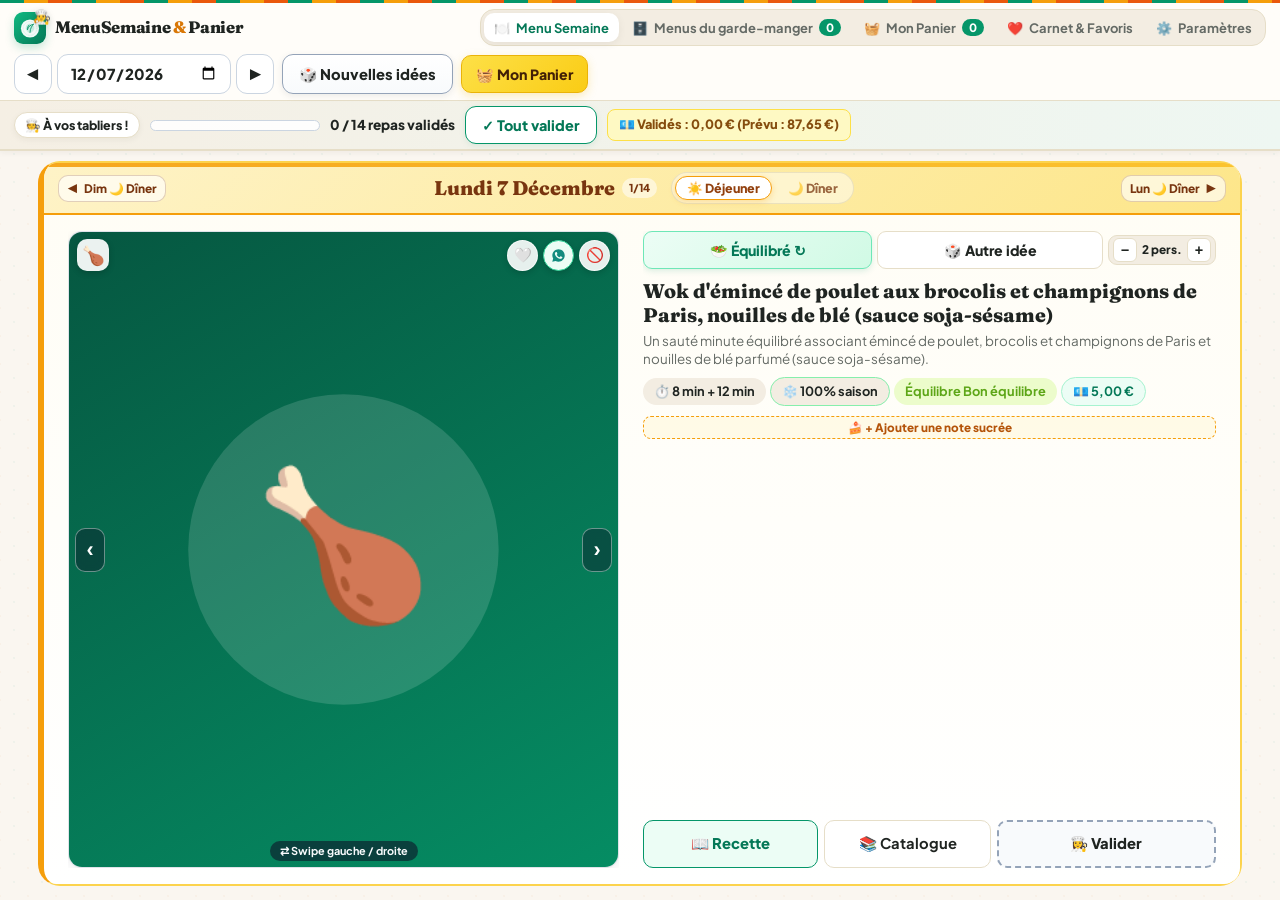
<file: index.html>
<!DOCTYPE html>
<html lang="fr">
<head>
  <meta charset="UTF-8" />
  <meta name="viewport" content="width=device-width, initial-scale=1.0, maximum-scale=5.0" />
  <meta name="theme-color" content="#059669" />
  <meta name="apple-mobile-web-app-capable" content="yes" />
  <meta name="apple-mobile-web-app-status-bar-style" content="default" />
  <meta name="apple-mobile-web-app-title" content="MenuSemaine" />
  <title>Mon Menu Semaine &amp; Panier de Courses</title>
  <link rel="manifest" href="manifest.json" />
  <link rel="icon" type="image/svg+xml" href="assets/icon.svg" />
  <link rel="apple-touch-icon" href="assets/icon-192.png" />
  <link rel="preconnect" href="https://fonts.googleapis.com" />
  <link rel="preconnect" href="https://fonts.gstatic.com" crossorigin />
  <link href="https://fonts.googleapis.com/css2?family=Fraunces:opsz,wght@9..144,700;9..144,800&amp;family=Plus+Jakarta+Sans:wght@500;600;700;800&amp;display=swap" rel="stylesheet" />
  <link rel="stylesheet" href="styles.css?v=314" />
</head>
<body>

  <!-- CONTENEUR D'ANIMATIONS CULINAIRES (Confettis d'ingrédients & Bannière Célébration) -->
  <div id="culinary-fx-layer" class="culinary-fx-layer" aria-hidden="true"></div>

  <!-- EN-TÊTE PRINCIPAL : L'ATELIER DU CHEF -->
  <header class="app-header">
    <div class="header-inner">
      <div class="brand" onclick="switchView('planner')" style="cursor: pointer;" title="Retour au semainier">
        <div class="brand-logo-wrap" onclick="event.stopPropagation(); handleAppIconDownloadClick()" style="cursor: pointer;" title="Cliquez sur l'icône pour télécharger directement l'application">
          <img src="assets/icon.svg" alt="Icône MenuSemaine" class="brand-icon" />
          <span class="brand-chef-hat" aria-hidden="true">👨‍🍳</span>
        </div>
        <div>
          <div class="brand-title">MenuSemaine <span class="brand-amp">&amp;</span> Panier</div>
          <div class="brand-subtitle">L'atelier des menus malins • 🥗 Équilibré • 🌟 Plaisir • 🍷 Gourmet &amp; Vin</div>
        </div>
      </div>

      <!-- Navigation Ordinateur -->
      <nav class="desktop-nav" aria-label="Navigation principale">
        <button class="nav-btn active" data-view="planner" onclick="switchView('planner')">
          <span class="nav-emoji">🍽️</span> Menu Semaine
        </button>
        <button class="nav-btn" data-view="pantry" onclick="switchView('pantry')">
          <span class="nav-emoji">🗄️</span> Menus du garde-manger <span id="nav-pantry-count" class="badge-count">0</span>
        </button>
        <button class="nav-btn" data-view="shopping" onclick="switchView('shopping')">
          <span class="nav-emoji">🧺</span> Mon Panier <span id="nav-shopping-count" class="badge-count">0</span>
        </button>
        <button class="nav-btn" data-view="history" onclick="switchView('history')">
          <span class="nav-emoji">❤️</span> Carnet &amp; Favoris
        </button>
        <button class="nav-btn" data-view="settings" onclick="switchView('settings')">
          <span class="nav-emoji">⚙️</span> Paramètres
        </button>
      </nav>

      <div class="header-actions">
        <a id="local-admin-btn" href="admin.html" class="btn btn-outline btn-sm" style="display: none; border-color: #0f172a; color: #0f172a; font-weight: 700;" title="Ouvrir l'interface d'administration locale">
          ⚙️ Admin
        </a>
        <button id="install-pwa-header-btn" class="btn btn-primary btn-sm" onclick="handleInstallAppClick()" title="Installer l'application sur l'écran d'accueil">
          📲 Installer l'App
        </button>
        <div class="week-ideas-bar">
          <div class="global-controls" title="Choisir la date ou la semaine">
            <label for="week-start-date" class="week-picker-label">
              🗓️ Semaine :
            </label>
            <button class="btn btn-outline btn-sm btn-icon-round" onclick="shiftWeekStart(-7)" title="Semaine précédente">◀</button>
            <input
              type="date"
              id="week-start-date"
              class="input-field date-picker-input"
              onchange="handleWeekStartDateChange(this.value)"
            />
            <button class="btn btn-outline btn-sm btn-icon-round" onclick="shiftWeekStart(7)" title="Semaine suivante">▶</button>
          </div>
          <button class="btn btn-outline btn-sm btn-chef-spin" onclick="regenerateUnvalidatedMeals()" title="Proposer de nouvelles idées pour les repas non validés">
            🎲 Nouvelles idées
          </button>
        </div>
        <button class="btn btn-keep btn-sm" onclick="handleGenerateShoppingListClick()">
          🧺 Mon Panier
        </button>
      </div>
    </div>

    <!-- Barre de statut : Jauge du Chef & Validation globale -->
    <div class="status-bar">
      <div class="status-bar-inner">
        <div class="validation-progress">
          <span id="chef-mood-badge" class="chef-mood-badge" title="Progression de votre menu">🧑‍🍳 En cuisine</span>
          <div class="progress-track" title="Progression des repas validés">
            <div id="validation-progress-bar" class="progress-fill"></div>
          </div>
          <span id="validation-progress-text" class="progress-text">0 / 14 repas validés</span>
          <button id="btn-validate-all" class="btn btn-outline btn-sm" onclick="toggleValidateAllMeals()">
            ✓ Tout valider
          </button>
          <span id="total-week-cost-badge" class="meta-pill budget-total-pill">
            💶 Total semaine : -- €
          </span>
        </div>
        <span id="week-start-formatted" class="meta-pill healthy-pill week-formatted-pill">
          Lundi 19 octobre 2026
        </span>
      </div>
    </div>
  </header>

  <!-- CONTENU PRINCIPAL -->
  <main class="main-container">

    <!-- =====================================================================
         VUE 1 : PLANIFICATEUR DE LA SEMAINE
         ===================================================================== -->
    <section id="view-planner" class="view-section active">

      <!-- BARRE DE NAVIGATION JOUR PAR JOUR (CARROUSEL SEMAINIER) -->
      <div id="day-pager-container"></div>

      <!-- Semaine : Lundi à Vendredi (5 déjeuners + 5 dîners) -->
      <div id="weekday-section-banner" class="section-banner">
        <div class="banner-text-col">
          <h2>🥗 Semaine : 3 Styles d'Assiette au Choix <span class="banner-sub-badge">Lundi &rarr; Vendredi</span></h2>
          <p>
            Sur chaque repas, choisissez librement entre <strong>🥗 Équilibré</strong> (sain, simple &amp; rapide), <strong>🌟 Plaisir</strong> (gourmand, simple &amp; rapide) ou <strong>🍷 Gourmet</strong> (ingrédients nobles, recette simple &amp; suggestion de vin).
          </p>
        </div>
        <div class="banner-controls-col">
          <label class="banner-date-label">Lundi de départ :</label>
          <input
            type="text"
            id="weekday-monday-field"
            class="input-field banner-monday-input weekday-input"
            readonly
            onclick="document.getElementById('week-start-date').showPicker && document.getElementById('week-start-date').showPicker()"
            title="Cliquez pour choisir le lundi de début de semaine"
          />
          <span id="weekday-pleasure-pill" class="meta-pill healthy-pill">10 Équilibré 🥗 • 0 Plaisir 🌟 • 0 Gourmet 🍷</span>
        </div>
      </div>

      <div id="weekday-meals-grid" class="days-stack"></div>

      <!-- Week-end : Samedi et Dimanche (2 déjeuners + 2 dîners) -->
      <div id="weekend-section-banner" class="section-banner weekend-banner">
        <div class="banner-text-col">
          <h2>🍷 Week-end Équilibré, Plaisir &amp; Gourmet <span class="banner-sub-badge weekend-sub-badge">Samedi &amp; Dimanche</span></h2>
          <p>
            Alternez selon vos envies entre <strong>🥗 Équilibré</strong>, <strong>🌟 Plaisir</strong> et <strong>🍷 Gourmet</strong> (avec accord vin &amp; note sucrée 🍰) sur tout le week-end (<span id="weekend-banner-dates" style="font-weight: 700;"></span>).
          </p>
        </div>
        <div class="banner-controls-col">
          <label class="banner-date-label pleasure-label">Lundi de départ :</label>
          <input
            type="text"
            id="weekend-monday-field"
            class="input-field banner-monday-input weekend-input"
            readonly
            onclick="document.getElementById('week-start-date').showPicker && document.getElementById('week-start-date').showPicker()"
            title="Cliquez pour choisir le lundi de début de semaine"
          />
          <span id="pleasure-counter-pill" class="meta-pill pleasure-pill">2 Équilibré 🥗 • 1 Plaisir 🌟 • 1 Gourmet 🍷</span>
        </div>
      </div>

      <div id="weekend-meals-grid" class="days-stack"></div>

      <!-- Appel à l'action bas de page : Panier du Marché -->
      <div class="card-panel chef-cta-banner">
        <div class="chef-cta-left">
          <div class="chef-cta-icon">🧺</div>
          <div>
            <h3>La toque est prête ? Direction le marché !</h3>
            <p>
              Vos quantités sont ajustées au nombre de convives. Retrouvez votre panier de courses trié par rayon directement dans l'application.
            </p>
          </div>
        </div>
        <div class="chef-cta-actions">
          <button class="btn btn-outline" onclick="saveCurrentWeekToHistory()">
            📖 Archiver au carnet
          </button>
          <button class="btn btn-keep btn-lg-cta" onclick="handleGenerateShoppingListClick()">
            🛒 Voir mon panier de courses
          </button>
        </div>
      </div>

    </section>

    <!-- =====================================================================
         VUE GARDE-MANGER : SCAN FRIGO & PLACARD, INVENTAIRE & MENUS DÉDIÉS
         ===================================================================== -->
    <section id="view-pantry" class="view-section">
      <div class="section-banner pantry-banner">
        <div class="banner-text-col">
          <h2>🗄️ Menus du Garde-manger <span class="banner-sub-badge">❄️ Frigo &amp; 🥫 Placard</span></h2>
          <p>
            Scannez l'intérieur de votre <strong>frigo</strong> et de votre <strong>placard</strong> : l'application reconnaît vos ingrédients, évalue leurs quantités, vous propose des menus adaptés et ajuste la liste des courses de la semaine.
          </p>
        </div>
        <div style="display: flex; gap: 8px; flex-wrap: wrap; align-items: center;">
          <button class="btn btn-primary btn-sm" onclick="syncPantryWithWeeklyShopping(true)">
            🔄 Ajuster la liste des courses de la semaine
          </button>
        </div>
      </div>

      <!-- Grille Haut : Scanner Vidéo (Frigo / Placard) + Liste dédiée des ingrédients & quantités -->
      <div class="pantry-top-layout">

        <!-- COLONNE GAUCHE : SCANNER CAMÉRA FRIGO & PLACARD -->
        <div class="card-panel pantry-scanner-panel">
          <div class="shopping-panel-header">
            <h3>📹 Scanner Frigo &amp; Placard</h3>
            <span id="pantry-scan-status-pill" class="meta-pill healthy-pill">Caméra prête</span>
          </div>

          <p style="font-size: 0.84rem; color: var(--text-muted); margin-bottom: 12px;">
            Ouvrez la caméra du téléphone et filmez l'intérieur du frigo ou du placard pour détecter les ingrédients et leurs quantités au fur et à mesure.
          </p>

          <!-- Boutons principaux : Scan Frigo & Scan Placard -->
          <div class="pantry-scan-triggers">
            <button type="button" id="btn-scan-fridge" class="btn btn-scan-zone btn-scan-fridge" onclick="startPantryCamera('fridge')">
              <span class="scan-zone-icon">❄️</span>
              <div class="scan-zone-text">
                <strong>Scan Frigo</strong>
                <small>Filmer l'intérieur du frigo</small>
              </div>
            </button>

            <button type="button" id="btn-scan-cupboard" class="btn btn-scan-zone btn-scan-cupboard" onclick="startPantryCamera('cupboard')">
              <span class="scan-zone-icon">🥫</span>
              <div class="scan-zone-text">
                <strong>Scan Placard</strong>
                <small>Filmer l'intérieur du placard</small>
              </div>
            </button>
          </div>

          <!-- Fenêtre Vidéo Plein Écran / Centrée (affichée quand le scan Frigo ou Placard est actif) -->
          <div id="pantry-camera-container" class="pantry-camera-container" style="display: none;">
            <div class="pantry-fullscreen-box">
              <!-- Barre supérieure du scanner plein écran -->
              <div class="pantry-fullscreen-topbar">
                <div id="pantry-active-zone-badge" class="pantry-zone-floating-badge">
                  ❄️ Scan du Frigo en direct
                </div>
                <div style="display: flex; gap: 6px; align-items: center;">
                  <button type="button" class="btn btn-outline btn-sm pantry-switch-zone-btn" onclick="switchActiveCameraZone()">
                    🔄 Changer (❄️/🥫)
                  </button>
                  <button type="button" class="btn btn-outline btn-sm pantry-close-cam-btn" onclick="stopPantryCamera()">
                    ✕ Fermer
                  </button>
                </div>
              </div>

              <!-- Flux vidéo centré plein écran -->
              <div class="pantry-video-wrapper">
                <video id="pantry-camera-video" autoplay playsinline muted></video>
                <canvas id="pantry-camera-canvas" style="display: none;"></canvas>

                <div class="pantry-viewfinder-overlay">
                  <div class="viewfinder-corners"></div>
                  <div id="pantry-scan-Hud-msg" class="pantry-hud-status">
                    Filmez lentement l'intérieur...
                  </div>
                </div>
              </div>

              <!-- Ingrédients reconnus en direct + Boutons d'action centrés en bas -->
              <div class="pantry-fullscreen-bottom">
                <div id="pantry-live-feed" class="pantry-live-feed">
                  <div class="pantry-live-feed-title">✨ Ingrédients ajoutés à votre liste :</div>
                  <div id="pantry-live-detections-list" class="pantry-live-chips">
                    <span style="font-size: 0.78rem; color: #cbd5e1;">Filmez vos étagères : les ingrédients s'ajoutent au fur et à mesure...</span>
                  </div>
                </div>

                <div class="pantry-camera-controls">
                  <button type="button" id="btn-capture-shelf" class="btn btn-primary" onclick="captureAndAnalyzeCurrentFrame(true)">
                    📸 Analyser maintenant
                  </button>
                  <button type="button" id="btn-voice-scan" class="btn btn-outline btn-sm" style="background: rgba(255,255,255,0.12); color: #fff; border-color: rgba(255,255,255,0.3);" onclick="togglePantryVoiceRecognition()">
                    🎙️ Dicter
                  </button>
                  <button type="button" class="btn btn-outline btn-sm" style="background: #ffffff; color: #0f172a; font-weight: 800;" onclick="stopPantryCamera()">
                    ✓ Terminer
                  </button>
                </div>
              </div>
            </div>
          </div>
        </div>

        <!-- COLONNE DROITE : LISTE DÉDIÉE DU GARDE-MANGER (FRIGO & PLACARD) -->
        <div class="card-panel pantry-inventory-panel">
          <div class="shopping-panel-header">
            <h3>🗄️ Mes ingrédients (Frigo &amp; Placard)</h3>
            <div class="shopping-counters-pills">
              <span class="meta-pill healthy-pill">❄️ <strong id="pantry-fridge-count">0</strong></span>
              <span class="meta-pill">🥫 <strong id="pantry-cupboard-count">0</strong></span>
            </div>
          </div>

          <!-- Filtres Frigo / Placard + Vider -->
          <div class="pantry-filter-bar">
            <div class="pantry-filter-tabs" role="tablist">
              <button type="button" class="pantry-tab-btn active" data-zone="all" onclick="setPantryZoneFilter('all')">
                Tous (<span id="pantry-total-count">0</span>)
              </button>
              <button type="button" class="pantry-tab-btn" data-zone="fridge" onclick="setPantryZoneFilter('fridge')">
                ❄️ Frigo
              </button>
              <button type="button" class="pantry-tab-btn" data-zone="cupboard" onclick="setPantryZoneFilter('cupboard')">
                🥫 Placard
              </button>
            </div>
            <button type="button" class="btn btn-outline btn-sm" style="color: #b91c1c; border-color: #fecaca;" onclick="clearPantryInventory()" title="Vider la liste du garde-manger">
              🗑️ Vider
            </button>
          </div>

          <!-- Ajout manuel simple d'un ingrédient -->
          <div class="pantry-add-row">
            <select id="pantry-new-zone" class="input-field pantry-zone-select" aria-label="Emplacement">
              <option value="fridge">❄️ Frigo</option>
              <option value="cupboard">🥫 Placard</option>
            </select>
            <input
              type="text"
              id="pantry-new-name"
              class="input-field"
              placeholder="Ajouter un ingrédient..."
              onkeydown="if(event.key==='Enter') addManualPantryItem()"
            />
            <input
              type="number"
              id="pantry-new-qty"
              class="input-field pantry-qty-input"
              placeholder="Qté"
              step="any"
              min="0.1"
              value="2"
              onkeydown="if(event.key==='Enter') addManualPantryItem()"
            />
            <select id="pantry-new-unit" class="input-field pantry-unit-select" aria-label="Unité">
              <option value="pièces">pièces</option>
              <option value="g">g</option>
              <option value="cl">cl</option>
              <option value="ml">ml</option>
              <option value="portion">portion</option>
              <option value="boîte">boîte</option>
              <option value="sachet">sachet</option>
            </select>
            <button type="button" class="btn btn-primary btn-sm" onclick="addManualPantryItem()">
              +
            </button>
          </div>

          <!-- Liste dédiée des ingrédients scannés avec ajustement des quantités -->
          <div id="pantry-items-list" class="pantry-items-list"></div>

          <!-- Bandeau d'impact sur la liste de courses de la semaine -->
          <div id="pantry-shopping-sync-box" class="pantry-shopping-sync-box"></div>
        </div>
      </div>

      <!-- ===================================================================
           PROPOSITIONS DE MENUS DU GARDE-MANGER (AVEC PARTS & AUTRE IDÉE)
           =================================================================== -->
      <div class="card-panel pantry-suggestions-panel">
        <div class="pantry-suggestions-header">
          <div>
            <h3>🍽️ Menus proposés selon votre Frigo &amp; Placard</h3>
          </div>

          <div class="pantry-suggestions-controls">
            <!-- Ajustement du nombre de convives pour les menus du garde-manger -->
            <div class="servings-control pantry-servings-box">
              <span style="font-size: 0.8rem; font-weight: 800;">🍽️ Parts :</span>
              <button type="button" class="btn btn-outline btn-sm btn-step-servings" onclick="stepPantryServings(-1)" aria-label="Moins une part">−</button>
              <span id="pantry-servings-badge" class="servings-badge" style="min-width: 85px; text-align: center; padding: 3px 8px;">
                2 parts
              </span>
              <button type="button" class="btn btn-outline btn-sm btn-step-servings" onclick="stepPantryServings(1)" aria-label="Plus une part">+</button>
            </div>

            <!-- Bouton 'Autre idée' global -->
            <button type="button" class="btn btn-outline btn-sm btn-chef-spin" onclick="cyclePantryMenuSuggestions(event)">
              🎲 Autre idée
            </button>
          </div>
        </div>

        <div id="pantry-menus-grid" class="day-meals-pair pantry-menus-grid"></div>
      </div>
    </section>

    <!-- =====================================================================
         VUE 2 : PANIER DE COURSES DE L'APPLICATION
         ===================================================================== -->
    <section id="view-shopping" class="view-section">
      <div class="section-banner market-banner">
        <div class="banner-text-col">
          <h2>🧺 Mon Panier de Courses</h2>
          <p>Faites le tour de vos placards : décochez ce que vous avez déjà en stock et gérez vos courses rayon par rayon directement dans l'application !</p>
        </div>
        <div style="display: flex; gap: 8px; flex-wrap: wrap;">
          <button id="btn-toggle-pantry-deduction" class="btn btn-primary btn-sm" onclick="togglePantryDeductionMode()">
            🗄️ Déduire mon Garde-manger : ON
          </button>
          <button class="btn btn-outline btn-sm" onclick="checkAllIngredients(true)">🛒 Tout cocher (À acheter)</button>
          <button class="btn btn-outline btn-sm" onclick="checkAllIngredients(false)">🏠 Tout décocher (En stock)</button>
        </div>
      </div>

      <!-- Résumé de l'ajustement automatique avec le Frigo & Placard -->
      <div id="shopping-pantry-deduction-banner" class="card-panel pantry-deduction-banner" style="display: none;"></div>

      <div id="unvalidated-warning" class="card-panel warning-kitchen-card" style="display: none;">
        <div style="display: flex; align-items: center; justify-content: space-between; flex-wrap: wrap; gap: 10px;">
          <span id="unvalidated-warning-text" style="font-size: 0.88rem; font-weight: 600; color: #854d0e;">
            ℹ️ La liste de courses contient uniquement les ingrédients des repas validés.
          </span>
          <div style="display: flex; gap: 8px; flex-wrap: wrap;">
            <button class="btn btn-outline btn-sm" onclick="switchView('planner')">
              🍽️ Retour aux menus
            </button>
            <button class="btn btn-primary btn-sm" onclick="validateAllAndRefreshShopping()">
              ✓ Valider tous les repas comptabilisés
            </button>
          </div>
        </div>
      </div>

      <!-- Panier de courses propre à l'application : Ingrédients par rayon avec cases à cocher -->
      <div class="card-panel">
        <div class="shopping-panel-header">
          <h3>
            🍅 Ingrédients par rayon
          </h3>
          <div class="shopping-counters-pills">
            <span class="meta-pill healthy-pill"><strong id="to-buy-count">0</strong> à acheter</span>
            <span class="meta-pill"><strong id="in-stock-count">0</strong> au placard</span>
          </div>
        </div>

        <!-- Ajout libre d'un article -->
        <div class="add-custom-row">
          <input type="text" id="custom-item-name" class="input-field" placeholder="Ajouter au panier (ex: Café, Pain frais, Beurre...)" onkeydown="if(event.key==='Enter') addCustomShoppingItem()" />
          <input type="text" id="custom-item-qty" class="input-field" style="max-width: 115px;" placeholder="Qté (ex: 2)" onkeydown="if(event.key==='Enter') addCustomShoppingItem()" />
          <button class="btn btn-primary" onclick="addCustomShoppingItem()">+ Ajouter</button>
        </div>

        <div id="shopping-aisles-container"></div>
      </div>
    </section>

    <!-- =====================================================================
         VUE 3 : FAVORIS & HISTORIQUE DES SEMAINES
         ===================================================================== -->
    <section id="view-history" class="view-section">
      <div class="section-banner">
        <div class="banner-text-col">
          <h2>❤️ Mon Carnet de Recettes &amp; Semaines Archivées</h2>
          <p>Retrouvez vos plats coup de cœur et rechargez vos menus préférés en un clin d'œil.</p>
        </div>
        <button class="btn btn-primary btn-sm" onclick="saveCurrentWeekToHistory()">
          📖 Archiver la semaine actuelle
        </button>
      </div>

      <div class="shopping-layout">
        <div class="card-panel">
          <h3 class="panel-cookbook-title">⭐ Mes Plats Coup de Cœur</h3>
          <div id="favorites-list-container"></div>
        </div>

        <div class="card-panel">
          <h3 class="panel-cookbook-title">🗓️ Semaines Archivées au Carnet</h3>
          <div id="history-list-container"></div>
        </div>
      </div>
    </section>

    <!-- =====================================================================
         VUE 4 : PARAMÈTRES (PRÉSENTATION, INSTALLATION & GUIDE VOCAL)
         ===================================================================== -->
    <section id="view-settings" class="view-section">
      <div class="section-banner">
        <div class="banner-text-col">
          <h2>⚙️ Paramètres de l'Application</h2>
          <p>Indiquez les <strong>ingrédients à éviter</strong> dans vos menus proposés, choisissez la <strong>personnalité de votre Assistant Vocal</strong> (Maïté, Cyril, Paul, Thierry, Philippe, Jean-Pierre ou Voix IA), activez le micro et la caméra, et retrouvez les consignes d'installation.</p>
        </div>
        <div style="display: flex; gap: 8px; flex-wrap: wrap;">
          <button type="button" id="btn-header-enable-mic" class="btn btn-outline btn-sm" onclick="requestAppMicrophonePermission()">
            🎙️ Activer le micro
          </button>
          <button type="button" id="btn-header-enable-camera" class="btn btn-outline btn-sm" onclick="requestAppCameraPermission()">
            📹 Activer la caméra
          </button>
          <button class="btn btn-outline btn-sm" onclick="testSelectedVoiceGuide()">
            🔊 Tester la voix choisie
          </button>
          <button class="btn btn-primary btn-sm" onclick="handleInstallAppClick()">
            📲 Installer l'application
          </button>
        </div>
      </div>

      <!-- Bloc Ingrédients à éviter dans les menus proposés -->
      <div id="settings-avoided-ingredients-panel" class="card-panel avoided-ingredients-panel" style="margin-bottom: 20px;">
        <div class="shopping-panel-header" style="flex-wrap: wrap; gap: 10px; margin-bottom: 12px;">
          <div>
            <h3 class="panel-cookbook-title" style="margin-bottom: 2px;">🚫 Ingrédients à éviter dans les menus proposés</h3>
            <p style="font-size: 0.85rem; color: var(--text-muted);">
              Listez les aliments que vous souhaitez exclure (allergies, intolérances, goûts personnels). L'application écartera automatiquement tous les plats et desserts qui en contiennent dans le <strong>Menu Semaine</strong>, les <strong>Menus du garde-manger</strong> et le <strong>Catalogue</strong>.
            </p>
          </div>
          <span id="avoided-ingredients-count-pill" class="meta-pill healthy-pill" style="font-size: 0.82rem; padding: 5px 12px;">
            ✅ Aucun ingrédient exclu
          </span>
        </div>

        <!-- Bouton Mode Végétarien (ne proposer que des plats veggie) -->
        <div class="veggie-mode-bar">
          <div class="veggie-mode-info">
            <span class="veggie-mode-icon">🌱</span>
            <div>
              <strong>Option Végétarien (100% Veggie)</strong>
              <p>Activez ce bouton pour écarter automatiquement toutes les viandes, volailles, charcuteries, poissons et fruits de mer des menus proposés.</p>
            </div>
          </div>
          <button
            type="button"
            id="btn-toggle-vegetarian-mode"
            class="btn btn-veggie-toggle"
            onclick="toggleVegetarianMode(event)"
            aria-pressed="false"
          >
            🌱 Végétarien : Désactivé
          </button>
        </div>

        <!-- Champ d'ajout d'ingrédient(s) à éviter -->
        <div class="avoided-add-row">
          <input
            type="text"
            id="avoided-ingredient-input"
            class="input-field"
            placeholder="Ex : Coriandre, Fromage de chèvre, Champignons, Crevettes..."
            aria-label="Ajouter un ingrédient à éviter"
            onkeydown="if(event.key==='Enter'){event.preventDefault(); addAvoidedIngredientFromInput();}"
          />
          <button type="button" class="btn btn-primary" onclick="addAvoidedIngredientFromInput()">
            + Ajouter à éviter
          </button>
          <button
            type="button"
            id="btn-clear-avoided-ingredients"
            class="btn btn-outline btn-sm"
            style="color: #b91c1c; border-color: #fecaca; display: none;"
            onclick="clearAllAvoidedIngredients()"
            title="Retirer tous les ingrédients de la liste à éviter"
          >
            🗑️ Tout effacer
          </button>
        </div>

        <!-- Liste active des ingrédients évités -->
        <div id="avoided-ingredients-list" class="avoided-ingredients-list"></div>

        <!-- Suggestions rapides en 1 clic -->
        <div class="avoided-quick-suggestions-box">
          <div class="avoided-quick-title">⚡ Suggestions rapides (cliquez pour ajouter ou retirer) :</div>
          <div id="avoided-quick-chips" class="avoided-quick-chips"></div>
        </div>

        <!-- Résumé de l'impact sur les menus proposés -->
        <div id="avoided-ingredients-impact-bar" class="avoided-impact-bar" style="display: none;"></div>
      </div>

      <!-- Bloc Autorisations Micro & Caméra pour l'application -->
      <div class="card-panel" style="margin-bottom: 20px;">
        <div class="shopping-panel-header" style="flex-wrap: wrap; gap: 10px; margin-bottom: 12px;">
          <div>
            <h3 class="panel-cookbook-title" style="margin-bottom: 2px;">🎙️📹 Autorisations Micro &amp; Caméra</h3>
            <p style="font-size: 0.85rem; color: var(--text-muted);">
              Activez le <strong>microphone</strong> (pour les commandes vocales du guide cuisine et la dictée d'ingrédients) et la <strong>caméra</strong> (pour scanner votre frigo et votre placard).
            </p>
          </div>
        </div>
        <div style="display: flex; gap: 12px; flex-wrap: wrap; align-items: center;">
          <button type="button" id="btn-settings-enable-mic" class="btn btn-primary" onclick="requestAppMicrophonePermission()">
            🎙️ Activer le micro
          </button>
          <button type="button" id="btn-settings-enable-camera" class="btn btn-primary" onclick="requestAppCameraPermission()">
            📹 Activer la caméra
          </button>
          <span id="settings-mic-status-pill" class="meta-pill">🎙️ Micro : À activer</span>
          <span id="settings-camera-status-pill" class="meta-pill">📹 Caméra : À activer</span>
        </div>
      </div>

      <!-- Bloc 1 : Choix de la Personnalité & Voix de l'Assistant Vocal -->
      <div class="card-panel" style="margin-bottom: 20px;">
        <div class="shopping-panel-header" style="flex-wrap: wrap; gap: 10px;">
          <div>
            <h3 class="panel-cookbook-title" style="margin-bottom: 2px;">🎙️ Assistant Guide Vocal &amp; Choix de la Personnalité</h3>
            <p style="font-size: 0.85rem; color: var(--text-muted);">
              Sélectionnez le chef ou la voix IA qui vous guidera pas à pas dans la <strong>Fiche cuisine</strong> (annonce du plat, pesée des ingrédients, préchauffage du four, étapes validées à la voix par <em>« Suivant »</em> ou <em>« Répéter »</em>).
            </p>
          </div>
          <span id="voice-guide-status-pill" class="meta-pill healthy-pill" style="font-size: 0.82rem; padding: 5px 12px;">
            🎙️ Voix active : Cyril
          </span>
        </div>

        <!-- Grille de sélection des personnalités -->
        <div id="voice-persona-grid" class="voice-persona-grid" style="margin-top: 14px; margin-bottom: 4px;"></div>
      </div>

      <!-- Bloc 2 & 3 : Présentation de l'application + Consignes d'installation -->
      <div class="shopping-layout">
        <!-- Présentation de l'application -->
        <div class="card-panel">
          <h3 class="panel-cookbook-title">ℹ️ Présentation de l'application</h3>
          <div style="display: flex; align-items: center; gap: 14px; padding: 12px 14px; background: var(--bg-subtle); border: 1px solid var(--border-color); border-radius: var(--radius-md); margin-bottom: 14px;">
            <img src="assets/icon.svg" alt="Icône MenuSemaine" onclick="handleAppIconDownloadClick()" title="Cliquez sur l'icône pour télécharger directement l'application" style="width: 48px; height: 48px; border-radius: 12px; flex-shrink: 0; cursor: pointer;" />
            <div>
              <div style="font-weight: 800; font-size: 1rem; color: var(--text-main);" id="about-app-name">MenuSemaine &amp; Panier</div>
              <div style="font-size: 0.8rem; color: var(--text-muted);" id="about-app-version">Version 1.5.0 • Application Web Progressive (PWA) 100% Hors-ligne</div>
            </div>
          </div>

          <p style="font-size: 0.87rem; color: var(--text-muted); margin-bottom: 14px; line-height: 1.5;">
            <strong>MenuSemaine &amp; Panier</strong> est votre atelier culinaire intelligent conçu pour simplifier l'organisation des repas de toute la semaine, valoriser le contenu de votre frigo et optimiser votre budget courses.
          </p>

          <div style="display: flex; flex-direction: column; gap: 10px; font-size: 0.85rem;">
            <div style="padding: 11px 13px; background: #ffffff; border: 1px solid var(--border-color); border-radius: var(--radius-sm);">
              <strong>🍽️ Semainier &amp; 3 Styles d'Assiette au choix</strong>
              <p style="color: var(--text-muted); margin-top: 3px;">
                Planifiez 14 repas du lundi au dimanche en alternant librement entre <strong>🥗 Équilibré</strong> (sain &amp; rapide), <strong>🌟 Plaisir</strong> (gourmand &amp; convivial) et <strong>🍷 Gourmet</strong> (ingrédients nobles, accord vin du Sommelier &amp; dessert).
              </p>
            </div>

            <div style="padding: 11px 13px; background: #ffffff; border: 1px solid var(--border-color); border-radius: var(--radius-sm);">
              <strong>🌿 Saisonnalité, Équilibre &amp; Anti-répétition</strong>
              <p style="color: var(--text-muted); margin-top: 3px;">
                Chaque plat affiche la proportion d'ingrédients de saison selon le mois choisi, un repère d'équilibre alimentaire, le coût estimé par repas et évite les répétitions sur 365 jours.
              </p>
            </div>

            <div style="padding: 11px 13px; background: #ffffff; border: 1px solid var(--border-color); border-radius: var(--radius-sm);">
              <strong>🗄️ Garde-manger intelligent &amp; Panier de courses</strong>
              <p style="color: var(--text-muted); margin-top: 3px;">
                Scannez ou renseignez le contenu de votre <strong>❄️ Frigo</strong> et de votre <strong>🥫 Placard</strong> pour découvrir des idées de menus anti-gaspi et déduire automatiquement votre stock de la liste de courses triée par rayon.
              </p>
            </div>

            <div style="padding: 11px 13px; background: #ffffff; border: 1px solid var(--border-color); border-radius: var(--radius-sm);">
              <strong>🔒 Confidentialité &amp; Fonctionnement hors-ligne</strong>
              <p style="color: var(--text-muted); margin-top: 3px;">
                Aucune création de compte ni publicité : vos menus, favoris, semaines archivées et listes de courses sont enregistrés localement sur votre appareil et restent accessibles partout.
              </p>
            </div>
          </div>
        </div>

        <!-- Consignes d'installation de l'application (PWA) -->
        <div class="card-panel">
          <h3 class="panel-cookbook-title">📲 Consignes d'installation de l'application</h3>
          <p style="font-size: 0.88rem; color: var(--text-muted); margin-bottom: 14px;">
            Grâce au mode <strong>Application Mobile (PWA)</strong>, ajoutez l'icône <strong>MenuSemaine</strong> sur votre écran d'accueil pour ouvrir vos menus en plein écran sur le plan de travail ou cocher vos courses au supermarché, même sans réseau.
          </p>

          <div id="pwa-install-banner" style="margin-bottom: 16px;">
            <button class="btn btn-primary" onclick="handleInstallAppClick()" style="width: 100%; padding: 12px; justify-content: center;">
              📲 Installer l'application sur cet appareil
            </button>
          </div>

          <div style="display: flex; flex-direction: column; gap: 12px; font-size: 0.86rem;">
            <div style="padding: 14px; background: var(--primary-soft); border-radius: var(--radius-md); border-left: 4px solid var(--primary);">
              <strong>🤖 Sur Android (Chrome / Samsung Internet) :</strong>
              <ol style="margin-left: 18px; margin-top: 6px; display: flex; flex-direction: column; gap: 5px;">
                <li>Ouvrez l'application dans <strong>Chrome</strong> sur votre smartphone.</li>
                <li>Touchez le bouton <strong>« 📲 Installer l'App »</strong> en haut de l'écran (ou le menu <strong>⋮</strong> en haut à droite &rarr; <strong>« Installer l'application »</strong> / <strong>« Ajouter à l'écran d'accueil »</strong>).</li>
                <li>Confirmez en appuyant sur <strong>« Installer »</strong> : l'application est prête sur votre écran d'accueil !</li>
              </ol>
            </div>

            <div style="padding: 14px; background: var(--pleasure-soft); border-radius: var(--radius-md); border-left: 4px solid var(--pleasure);">
              <strong>🍎 Sur iPhone / iPad (Safari) :</strong>
              <ol style="margin-left: 18px; margin-top: 6px; display: flex; flex-direction: column; gap: 5px;">
                <li>Ouvrez l'application dans le navigateur <strong>Safari</strong>.</li>
                <li>Touchez le bouton <strong>Partager ⬆️</strong> situé dans la barre en bas de l'écran.</li>
                <li>Faites défiler et choisissez <strong>« Sur l'écran d'accueil » (➕)</strong>, puis appuyez sur <strong>« Ajouter »</strong> en haut à droite.</li>
              </ol>
            </div>

            <div style="padding: 14px; background: var(--bg-subtle); border-radius: var(--radius-md); border-left: 4px solid #64748b;">
              <strong>💻 Sur Ordinateur (Windows, Mac, Chromebook) :</strong>
              <ol style="margin-left: 18px; margin-top: 6px; display: flex; flex-direction: column; gap: 5px;">
                <li>Ouvrez l'application dans <strong>Google Chrome</strong> ou <strong>Microsoft Edge</strong>.</li>
                <li>Cliquez sur l'icône d'installation <strong>📲</strong> à droite de la barre d'adresse (ou sur le bouton ci-dessus), puis validez avec <strong>« Installer »</strong>.</li>
              </ol>
            </div>
          </div>
        </div>
      </div>
    </section>

  </main>

  <!-- MODALE DE RECETTE DÉTAILLÉE (FICHE CUISINE DU CHEF) -->
  <div id="recipe-modal" class="modal-overlay" onclick="if(event.target===this) closeRecipeModal()">
    <div class="modal-content recipe-sheet-modal">
      <button class="modal-close" onclick="closeRecipeModal()" aria-label="Fermer">✕</button>
      <div id="recipe-modal-body"></div>
    </div>
  </div>

  <!-- MODALE D'INSTALLATION MOBILE (PWA) -->
  <div id="pwa-install-modal" class="modal-overlay" onclick="if(event.target===this) closeInstallModal()">
    <div class="modal-content pwa-install-modal-large" style="max-width: 960px; width: 96vw;">
      <button class="modal-close" onclick="closeInstallModal()" aria-label="Fermer">✕</button>
      <div id="pwa-install-modal-body"></div>
    </div>
  </div>

  <!-- BARRE DE NAVIGATION MOBILE FIXE EN BAS -->
  <nav class="mobile-bottom-nav" aria-label="Navigation mobile">
    <button class="mobile-nav-item active" data-view="planner" onclick="switchView('planner')">
      <span class="mobile-nav-icon">🍽️</span>
      <span>Menus</span>
    </button>
    <button class="mobile-nav-item" data-view="pantry" onclick="switchView('pantry')">
      <span class="mobile-nav-icon-wrap">
        <span class="mobile-nav-icon">🗄️</span>
        <span id="mobile-pantry-count" class="mobile-badge-count" style="display: none;">0</span>
      </span>
      <span>Garde-manger</span>
    </button>
    <button class="mobile-nav-item" data-view="shopping" onclick="switchView('shopping')">
      <span class="mobile-nav-icon-wrap">
        <span class="mobile-nav-icon">🧺</span>
        <span id="mobile-shopping-count" class="mobile-badge-count">0</span>
      </span>
      <span>Panier</span>
    </button>
    <button class="mobile-nav-item" data-view="history" onclick="switchView('history')">
      <span class="mobile-nav-icon">❤️</span>
      <span>Carnet</span>
    </button>
    <button class="mobile-nav-item" data-view="settings" onclick="switchView('settings')">
      <span class="mobile-nav-icon">⚙️</span>
      <span>Paramètres</span>
    </button>
  </nav>

  <!-- NOTIFICATION TOAST -->
  <div id="toast" class="toast" role="status" aria-live="polite"></div>

  <!-- SCRIPTS -->
  <script src="data/config.js?v=314"></script>
  <script src="data/recipes.js?v=314"></script>
  <script src="app.js?v=314"></script>
</body>
</html>
</file>
<file: styles.css>
:root {
  /* Palette Atelier Cuisine & Marché Frais */
  --bg-main: #faf6f0;
  --bg-card: #ffffff;
  --bg-subtle: #f3ede2;
  --bg-cream: #fffdf9;
  --text-main: #1f2421;
  --text-muted: #646a65;
  --border-color: #e6dec8;

  /* Vert Basilic & Herbes Fraîches (Semaine Healthy) */
  --primary: #059669;
  --primary-hover: #047857;
  --primary-light: #d1fae5;
  --primary-soft: #ecfdf5;

  /* Ambre Brioche & Safran (Menus Plaisir & Gourmandise) */
  --pleasure: #d97706;
  --pleasure-hover: #b45309;
  --pleasure-light: #fef3c7;
  --pleasure-soft: #fffbeb;

  /* Bordeaux Grand Cru & Or (Menus Gourmet & Accord Vin) */
  --gourmet: #881337;
  --gourmet-hover: #701a32;
  --gourmet-light: #ffe4e6;
  --gourmet-soft: #fff1f2;
  --gourmet-border: #fda4af;

  /* Terracotta / Paprika (Accents Cuisine) */
  --terracotta: #ea580c;
  --terracotta-soft: #fff7ed;

  /* Week-end Équilibré */
  --weekend: #0284c7;
  --weekend-light: #e0f2fe;

  /* Google Keep Jaune Post-it */
  --keep-yellow: #fef08a;
  --keep-bg: #fffbeb;
  --keep-border: #facc15;
  --keep-accent: #ca8a04;

  /* Statuts */
  --success: #16a34a;
  --danger: #dc2626;

  /* Rayons & Ombres douces */
  --radius-xl: 22px;
  --radius-lg: 18px;
  --radius-md: 12px;
  --radius-sm: 10px;
  --shadow-sm: 0 2px 6px rgba(45, 35, 20, 0.05);
  --shadow-md: 0 8px 22px rgba(45, 35, 20, 0.08);
  --shadow-lg: 0 16px 36px rgba(45, 35, 20, 0.14);

  --font-sans: 'Plus Jakarta Sans', -apple-system, BlinkMacSystemFont, "Segoe UI", Roboto, sans-serif;
  --font-display: 'Fraunces', Georgia, serif;
}

* {
  box-sizing: border-box;
  margin: 0;
  padding: 0;
}

body {
  font-family: var(--font-sans);
  background-color: var(--bg-main);
  /* Discret motif nappe de cuisine / papier quadrillé chaleureux */
  background-image:
    radial-gradient(rgba(5, 150, 105, 0.045) 1.5px, transparent 1.5px),
    radial-gradient(rgba(217, 119, 6, 0.04) 1.5px, var(--bg-main) 1.5px);
  background-size: 28px 28px;
  background-position: 0 0, 14px 14px;
  color: var(--text-main);
  line-height: 1.5;
  padding-bottom: 98px; /* Espace généreux pour la barre mobile */
  -webkit-tap-highlight-color: transparent;
  overflow-x: hidden;
}

/* =========================================================================
   CALQUE D'ANIMATIONS CULINAIRES (CONFETTIS D'INGRÉDIENTS & CÉLÉBRATIONS)
   ========================================================================= */
.culinary-fx-layer {
  position: fixed;
  inset: 0;
  pointer-events: none;
  z-index: 200;
  overflow: hidden;
}

.culinary-particle {
  position: fixed;
  font-size: 1.5rem;
  user-select: none;
  pointer-events: none;
  z-index: 205;
  will-change: transform, opacity;
  animation: particleFly var(--dur, 1100ms) cubic-bezier(0.16, 1, 0.3, 1) forwards;
}

@keyframes particleFly {
  0% {
    opacity: 1;
    transform: translate3d(0, 0, 0) scale(0.4) rotate(0deg);
  }
  25% {
    opacity: 1;
    transform: translate3d(calc(var(--tx) * 0.45), calc(var(--ty) * 0.55), 0) scale(1.2) rotate(calc(var(--rot) * 0.5));
  }
  100% {
    opacity: 0;
    transform: translate3d(var(--tx), calc(var(--ty) + 95px), 0) scale(0.75) rotate(var(--rot));
  }
}

.day-celebration-banner {
  position: fixed;
  top: 50%;
  left: 50%;
  transform: translate(-50%, -50%) scale(0.8);
  background: linear-gradient(135deg, #ffffff 0%, #f0fdf4 55%, #fef3c7 100%);
  border: 3px solid var(--primary);
  border-radius: var(--radius-xl);
  padding: 20px 28px;
  box-shadow: 0 20px 50px rgba(5, 150, 105, 0.28);
  text-align: center;
  z-index: 210;
  pointer-events: none;
  animation: celebrationPop 1.65s cubic-bezier(0.22, 1, 0.36, 1) forwards;
  max-width: 90vw;
}

.day-celebration-banner .celeb-emoji {
  font-size: 2.6rem;
  display: block;
  margin-bottom: 4px;
  animation: chefBounce 0.6s ease infinite alternate;
}

.day-celebration-banner .celeb-title {
  font-family: var(--font-display);
  font-size: 1.25rem;
  font-weight: 800;
  color: var(--primary-hover);
}

.day-celebration-banner .celeb-sub {
  font-size: 0.86rem;
  font-weight: 600;
  color: var(--text-muted);
  margin-top: 3px;
}

@keyframes celebrationPop {
  0% {
    opacity: 0;
    transform: translate(-50%, -40%) scale(0.6);
  }
  18% {
    opacity: 1;
    transform: translate(-50%, -50%) scale(1.05);
  }
  28% {
    transform: translate(-50%, -50%) scale(1);
  }
  80% {
    opacity: 1;
    transform: translate(-50%, -50%) scale(1);
  }
  100% {
    opacity: 0;
    transform: translate(-50%, -62%) scale(0.9);
  }
}

@keyframes chefBounce {
  from { transform: translateY(0) rotate(-5deg); }
  to { transform: translateY(-6px) rotate(5deg); }
}

/* =========================================================================
   HEADER & BARRE DE PROGRESSION "L'ATELIER DU CHEF"
   ========================================================================= */
.app-header {
  position: sticky;
  top: 0;
  z-index: 40;
  background: rgba(255, 253, 249, 0.94);
  backdrop-filter: blur(12px);
  border-bottom: 2px solid var(--border-color);
  box-shadow: var(--shadow-sm);
}

/* Liseré décoratif façon torchon / bistrot en haut de l'écran */
.app-header::before {
  content: "";
  display: block;
  height: 4px;
  background: repeating-linear-gradient(
    90deg,
    var(--primary) 0px,
    var(--primary) 24px,
    #f59e0b 24px,
    #f59e0b 48px,
    #ea580c 48px,
    #ea580c 72px
  );
}

.header-inner {
  max-width: 1200px;
  margin: 0 auto;
  padding: 10px 16px;
  display: flex;
  flex-wrap: wrap;
  align-items: center;
  justify-content: space-between;
  gap: 12px;
}

.brand {
  display: flex;
  align-items: center;
  gap: 12px;
  transition: transform 0.2s ease;
}

.brand:hover {
  transform: scale(1.01);
}

.brand-logo-wrap {
  position: relative;
  display: flex;
  align-items: center;
  justify-content: center;
}

.brand-icon {
  width: 44px;
  height: 44px;
  border-radius: 12px;
  box-shadow: 0 4px 10px rgba(5, 150, 105, 0.22);
}

.brand-chef-hat {
  position: absolute;
  top: -8px;
  right: -8px;
  font-size: 1.05rem;
  filter: drop-shadow(0 2px 3px rgba(0,0,0,0.15));
  animation: gentleWiggle 4s ease-in-out infinite;
}

@keyframes gentleWiggle {
  0%, 100% { transform: rotate(0deg); }
  25% { transform: rotate(8deg); }
  75% { transform: rotate(-6deg); }
}

.brand-title {
  font-family: var(--font-display);
  font-size: 1.25rem;
  font-weight: 800;
  color: var(--text-main);
  letter-spacing: -0.02em;
  line-height: 1.15;
}

.brand-amp {
  color: var(--pleasure);
}

.brand-subtitle {
  font-size: 0.76rem;
  font-weight: 600;
  color: var(--text-muted);
}

.header-actions {
  display: flex;
  align-items: center;
  gap: 8px;
  flex-wrap: wrap;
}

/* Desktop Navigation Tabs */
.desktop-nav {
  display: none;
  gap: 6px;
  background: var(--bg-subtle);
  padding: 4px;
  border-radius: 14px;
  border: 1px solid var(--border-color);
}

@media (min-width: 840px) {
  .desktop-nav {
    display: flex;
  }
  body {
    padding-bottom: 40px;
  }
}

.nav-btn {
  border: none;
  background: transparent;
  padding: 8px 14px;
  border-radius: 10px;
  font-family: var(--font-sans);
  font-size: 0.88rem;
  font-weight: 700;
  color: var(--text-muted);
  cursor: pointer;
  display: inline-flex;
  align-items: center;
  gap: 6px;
  transition: all 0.2s cubic-bezier(0.22, 1, 0.36, 1);
}

.nav-btn .nav-emoji {
  transition: transform 0.2s ease;
}

.nav-btn:hover {
  color: var(--text-main);
  background: rgba(255, 255, 255, 0.6);
}

.nav-btn:hover .nav-emoji {
  transform: scale(1.18) rotate(-6deg);
}

.nav-btn.active {
  background: #ffffff;
  color: var(--primary-hover);
  box-shadow: 0 2px 8px rgba(0, 0, 0, 0.06);
}

.badge-count {
  background: var(--primary);
  color: #fff;
  font-size: 0.72rem;
  padding: 1px 7px;
  border-radius: 99px;
  font-weight: 800;
  transition: transform 0.25s cubic-bezier(0.34, 1.56, 0.64, 1);
}

.badge-count.pop {
  transform: scale(1.35);
}

/* Barre de statut & Jauge du Chef */
.status-bar {
  background: linear-gradient(90deg, #f5efe4 0%, #eef7f2 100%);
  border-top: 1px solid var(--border-color);
  padding: 8px 16px;
}

.status-bar-inner {
  max-width: 1200px;
  margin: 0 auto;
  display: flex;
  flex-wrap: wrap;
  align-items: center;
  justify-content: space-between;
  gap: 10px;
}

.validation-progress {
  display: flex;
  align-items: center;
  gap: 8px;
  flex: 1;
  min-width: 240px;
  flex-wrap: wrap;
}

.chef-mood-badge {
  background: #ffffff;
  border: 1px solid var(--border-color);
  padding: 3px 10px;
  border-radius: 99px;
  font-size: 0.78rem;
  font-weight: 800;
  color: var(--text-main);
  box-shadow: var(--shadow-sm);
  white-space: nowrap;
}

.progress-track {
  flex: 1;
  min-width: 90px;
  max-width: 170px;
  height: 11px;
  background: rgba(255, 255, 255, 0.9);
  border: 1px solid #cbd5e1;
  border-radius: 99px;
  overflow: hidden;
  padding: 1px;
}

.progress-fill {
  height: 100%;
  background: linear-gradient(90deg, #10b981 0%, #059669 60%, #f59e0b 100%);
  border-radius: 99px;
  width: 0%;
  transition: width 0.45s cubic-bezier(0.22, 1, 0.36, 1);
}

.progress-text {
  font-size: 0.82rem;
  font-weight: 700;
  color: var(--text-main);
}

.budget-total-pill {
  background: #fef9c3 !important;
  color: #854d0e !important;
  border: 1px solid #fde047;
  font-size: 0.8rem !important;
  padding: 4px 10px !important;
  font-weight: 800 !important;
}

.week-ideas-bar {
  display: inline-flex;
  align-items: center;
  gap: 8px;
  flex-wrap: wrap;
}

.global-controls {
  display: inline-flex;
  align-items: center;
  gap: 6px;
  flex-wrap: nowrap;
}

.week-picker-label {
  font-size: 0.88rem;
  font-weight: 800;
  color: var(--text-main);
  white-space: nowrap;
}

.date-picker-input {
  width: auto !important;
  min-width: 158px;
  min-height: 40px;
  height: 40px;
  padding: 6px 12px !important;
  font-weight: 800 !important;
  font-size: 0.94rem !important;
  line-height: 1.2;
  background: #ffffff;
  border: 1.5px solid #cbd5e1;
  border-radius: 11px;
  box-sizing: border-box;
  flex: 0 0 auto;
  overflow: visible;
}

.date-picker-input::-webkit-datetime-edit {
  padding: 0;
  overflow: visible;
}

.date-picker-input::-webkit-calendar-picker-indicator {
  cursor: pointer;
  margin-left: 6px;
  padding: 2px;
  flex-shrink: 0;
}

.week-formatted-pill {
  font-size: 0.84rem !important;
  padding: 5px 12px !important;
}

/* =========================================================================
   BOUTONS GOURMANDS & TACTILES
   ========================================================================= */
.btn {
  font-family: var(--font-sans);
  border: 1.5px solid transparent;
  border-radius: var(--radius-sm);
  padding: 8px 14px;
  font-size: 0.86rem;
  font-weight: 700;
  cursor: pointer;
  display: inline-flex;
  align-items: center;
  justify-content: center;
  gap: 6px;
  transition: all 0.2s cubic-bezier(0.22, 1, 0.36, 1);
  text-decoration: none;
  user-select: none;
}

.btn:active {
  transform: scale(0.96);
}

.btn-sm {
  padding: 6px 11px;
  font-size: 0.8rem;
}

.btn-icon-round {
  width: 38px;
  height: 38px;
  min-width: 38px;
  padding: 0;
  border-radius: 11px;
  font-size: 0.9rem;
  font-weight: 800;
  flex-shrink: 0;
}

.btn-chef-spin {
  min-height: 40px;
  padding: 8px 16px;
  font-size: 0.92rem;
  font-weight: 800;
  border-radius: 11px;
  border-color: #cbd5e1;
  background: #ffffff;
  box-shadow: 0 2px 6px rgba(15, 23, 42, 0.06);
  white-space: nowrap;
  flex-shrink: 0;
}

.btn-chef-spin:hover {
  border-color: var(--primary);
  color: var(--primary-hover);
  background: #f0fdf4;
}

#btn-validate-all {
  min-height: 40px;
  padding: 8px 16px;
  font-size: 0.92rem;
  font-weight: 800;
  border-radius: 11px;
  border-color: var(--primary);
  color: var(--primary-hover);
  background: #ffffff;
  box-shadow: 0 2px 6px rgba(5, 150, 105, 0.1);
  white-space: nowrap;
  flex-shrink: 0;
}

#btn-validate-all:hover {
  background: #ecfdf5;
}

.btn-primary {
  background: linear-gradient(135deg, #10b981 0%, #059669 100%);
  color: #ffffff;
  box-shadow: 0 3px 10px rgba(5, 150, 105, 0.25);
}

.btn-primary:hover {
  background: linear-gradient(135deg, #059669 0%, #047857 100%);
  transform: translateY(-1px);
  box-shadow: 0 5px 14px rgba(5, 150, 105, 0.32);
}

.btn-keep {
  background: linear-gradient(135deg, #fde047 0%, #facc15 100%);
  color: #422006;
  border-color: #eab308;
  font-weight: 800;
  box-shadow: 0 3px 10px rgba(234, 179, 8, 0.25);
}

.btn-keep:hover {
  background: linear-gradient(135deg, #facc15 0%, #eab308 100%);
  transform: translateY(-1px);
}

.btn-outline {
  background: #ffffff;
  border-color: var(--border-color);
  color: var(--text-main);
}

.btn-outline:hover {
  background: var(--bg-subtle);
  border-color: #d1c7b0;
}

.btn-pleasure {
  background: linear-gradient(135deg, #fef3c7 0%, #fde68a 100%);
  color: var(--pleasure-hover);
  border-color: #f59e0b;
}

.btn-pleasure:hover {
  background: #fde68a;
  transform: translateY(-1px);
}

/* Bouton de validation d'un plat */
.btn-validate {
  background: #f8fafc;
  border: 2px dashed #94a3b8;
  color: var(--text-main);
  font-weight: 800;
  position: relative;
  overflow: hidden;
}

.btn-validate:hover {
  border-style: solid;
  border-color: var(--primary);
  background: var(--primary-soft);
  color: var(--primary-hover);
}

.btn-validate.validated {
  background: linear-gradient(135deg, #059669 0%, #047857 100%);
  border: 2px solid #047857;
  color: #ffffff;
  box-shadow: 0 4px 12px rgba(5, 150, 105, 0.28);
}

/* Bouton Valider la journée & passer au jour suivant */
.btn-day-validate-next {
  background: linear-gradient(135deg, #059669 0%, #10b981 50%, #059669 100%);
  background-size: 200% auto;
  color: #ffffff;
  border: none;
  padding: 10px 18px;
  font-size: 0.9rem;
  font-weight: 800;
  border-radius: 99px;
  box-shadow: 0 5px 16px rgba(5, 150, 105, 0.32);
  animation: pulseGlow 2.8s infinite;
}

.btn-day-validate-next:hover {
  background-position: right center;
  transform: translateY(-2px) scale(1.02);
}

.btn-day-validate-next.is-done {
  background: #ecfdf5;
  color: var(--primary-hover);
  border: 2px solid var(--primary);
  box-shadow: none;
  animation: none;
}

@keyframes pulseGlow {
  0%, 100% { box-shadow: 0 4px 14px rgba(5, 150, 105, 0.28); }
  50% { box-shadow: 0 6px 22px rgba(16, 185, 129, 0.48); }
}

/* =========================================================================
   MAIN LAYOUT & BANNIÈRES DE SECTIONS
   ========================================================================= */
.main-container {
  max-width: 1200px;
  margin: 18px auto;
  padding: 0 14px;
}

.view-section {
  display: none;
  animation: fadeIn 0.25s cubic-bezier(0.22, 1, 0.36, 1);
}

.view-section.active {
  display: block;
}

@keyframes fadeIn {
  from { opacity: 0; transform: translateY(8px); }
  to { opacity: 1; transform: translateY(0); }
}

.section-banner {
  display: flex;
  flex-wrap: wrap;
  align-items: center;
  justify-content: space-between;
  gap: 14px;
  margin: 18px 0 14px;
  padding: 16px 20px;
  border-radius: var(--radius-lg);
  background: linear-gradient(135deg, #ffffff 0%, #f2fbf7 100%);
  border: 1px solid #ccebd9;
  border-left: 6px solid var(--primary);
  box-shadow: var(--shadow-sm);
}

.section-banner.weekend-banner {
  border-color: #fde68a;
  border-left-color: var(--pleasure);
  background: linear-gradient(135deg, #ffffff 0%, #fffbeb 100%);
}

.section-banner.market-banner {
  border-color: #fde047;
  border-left-color: #eab308;
  background: linear-gradient(135deg, #ffffff 0%, #fefce8 100%);
}

.banner-text-col {
  flex: 1;
  min-width: 240px;
}

.section-banner h2 {
  font-family: var(--font-display);
  font-size: 1.2rem;
  font-weight: 800;
  display: flex;
  align-items: center;
  flex-wrap: wrap;
  gap: 8px;
  color: var(--text-main);
}

.banner-sub-badge {
  font-family: var(--font-sans);
  font-size: 0.74rem;
  font-weight: 800;
  padding: 2px 9px;
  border-radius: 99px;
  background: var(--primary-light);
  color: var(--primary-hover);
  text-transform: uppercase;
  letter-spacing: 0.03em;
}

.banner-sub-badge.weekend-sub-badge {
  background: var(--pleasure-light);
  color: var(--pleasure-hover);
}

.section-banner p {
  font-size: 0.85rem;
  color: var(--text-muted);
  margin-top: 4px;
}

.banner-controls-col {
  display: flex;
  align-items: center;
  gap: 8px;
  flex-wrap: wrap;
}

.banner-date-label {
  font-size: 0.8rem;
  font-weight: 700;
  color: var(--text-muted);
}

.banner-date-label.pleasure-label {
  color: var(--pleasure-hover);
}

.banner-monday-input {
  width: 205px !important;
  padding: 5px 10px !important;
  font-weight: 700;
  cursor: pointer;
}

.banner-monday-input.weekday-input {
  background: var(--primary-soft);
  border-color: var(--primary);
  color: var(--primary-hover);
}

.banner-monday-input.weekend-input {
  background: var(--pleasure-light);
  border-color: #f59e0b;
  color: var(--pleasure-hover);
}

/* =========================================================================
   GROUPES PAR JOURNÉE & FICHES RECETTES (MEAL CARDS)
   ========================================================================= */
.days-stack {
  display: flex;
  flex-direction: column;
  gap: 20px;
}

.day-group {
  background: var(--bg-cream);
  border: 2px solid var(--border-color);
  border-radius: var(--radius-xl);
  padding: 16px;
  box-shadow: var(--shadow-md);
  transition: border-color 0.3s ease, box-shadow 0.3s ease;
  animation: daySlideIn 0.28s cubic-bezier(0.22, 1, 0.36, 1);
}

.day-group.day-fully-validated {
  border-color: #6ee7b7;
  background: linear-gradient(180deg, #ffffff 0%, #f4fdf8 100%);
}

@keyframes daySlideIn {
  from {
    opacity: 0;
    transform: translateY(10px) scale(0.99);
  }
  to {
    opacity: 1;
    transform: translateY(0) scale(1);
  }
}

.day-group-header {
  display: flex;
  flex-wrap: wrap;
  align-items: center;
  justify-content: space-between;
  gap: 12px;
  padding-bottom: 12px;
  margin-bottom: 14px;
  border-bottom: 2px dashed var(--border-color);
}

.day-title-box {
  display: flex;
  align-items: center;
  gap: 10px;
  flex-wrap: wrap;
}

.day-title {
  font-family: var(--font-display);
  font-size: 1.15rem;
  font-weight: 800;
  color: var(--text-main);
  display: flex;
  align-items: center;
  gap: 6px;
}

.day-validated-ribbon {
  display: inline-flex;
  align-items: center;
  gap: 4px;
  background: linear-gradient(135deg, #10b981, #059669);
  color: #ffffff;
  font-family: var(--font-sans);
  font-size: 0.74rem;
  font-weight: 800;
  padding: 3px 10px;
  border-radius: 99px;
  box-shadow: 0 2px 8px rgba(5, 150, 105, 0.25);
  animation: badgePop 0.35s cubic-bezier(0.34, 1.56, 0.64, 1);
}

@keyframes badgePop {
  0% { transform: scale(0.5); opacity: 0; }
  100% { transform: scale(1); opacity: 1; }
}

.day-global-servings {
  display: flex;
  align-items: center;
  gap: 8px;
  background: var(--bg-subtle);
  padding: 6px 12px;
  border-radius: 99px;
  border: 1px solid var(--border-color);
  flex-wrap: wrap;
}

.day-meals-pair {
  display: grid;
  grid-template-columns: 1fr;
  gap: 16px;
}

.lunch-dinner-separator {
  display: flex;
  align-items: center;
  justify-content: center;
  gap: 10px;
  padding: 2px 8px;
  font-size: 0.76rem;
  font-weight: 800;
  text-transform: uppercase;
  letter-spacing: 0.05em;
}

.lunch-dinner-separator .sep-sun {
  color: #b45309;
  background: #fef3c7;
  border: 1px solid #fcd34d;
  padding: 2px 9px;
  border-radius: 99px;
}

.lunch-dinner-separator .sep-line {
  flex: 1;
  max-width: 90px;
  height: 2px;
  background: linear-gradient(90deg, #f59e0b 0%, #6366f1 100%);
  border-radius: 99px;
}

.lunch-dinner-separator .sep-moon {
  color: #ffffff;
  background: #312e81;
  border: 1px solid #4338ca;
  padding: 2px 9px;
  border-radius: 99px;
}

@media (min-width: 760px) {
  .day-meals-pair {
    grid-template-columns: repeat(2, 1fr);
    gap: 20px;
  }
  .lunch-dinner-separator {
    display: none;
  }
}

/* Fiche Recette (Meal Card) */
.meal-card {
  background: var(--bg-card);
  border-radius: var(--radius-lg);
  border: 2px solid var(--border-color);
  padding: 18px;
  display: flex;
  flex-direction: column;
  justify-content: space-between;
  gap: 14px;
  box-shadow: var(--shadow-sm);
  transition: transform 0.22s cubic-bezier(0.22, 1, 0.36, 1), box-shadow 0.22s ease, border-color 0.22s ease;
  position: relative;
  overflow: hidden;
}

.meal-card::before {
  content: "";
  position: absolute;
  top: 0;
  left: 0;
  right: 0;
  height: 4px;
  background: var(--primary);
  opacity: 0.35;
  transition: opacity 0.25s ease, height 0.25s ease;
}

/* =========================================================================
   CONTRASTE FORT : PARTIE DÉJEUNER (☀️ MIDI SOLAIRE) vs PARTIE DÎNER (🌙 SOIR INDIGO)
   ========================================================================= */
.meal-card.is-lunch-card {
  background: linear-gradient(180deg, #fffdf5 0%, #ffffff 100%);
  border-color: #fcd34d;
  border-left: 6px solid #f59e0b;
  box-shadow: 0 6px 18px rgba(245, 158, 11, 0.09);
}

.meal-card.is-lunch-card::before {
  background: linear-gradient(90deg, #f59e0b, #fbbf24);
  opacity: 0.9;
}

.meal-card.is-dinner-card {
  background: linear-gradient(180deg, #f1f4ff 0%, #f8faff 55%, #ffffff 100%);
  border-color: #a5b4fc;
  border-left: 6px solid #3730a3;
  box-shadow: 0 6px 18px rgba(49, 46, 129, 0.11);
}

.meal-card.is-dinner-card::before {
  background: linear-gradient(90deg, #1e1b4b, #4338ca);
  opacity: 0.95;
}

.meal-card.is-dinner-card .servings-control {
  background: #e8edff;
  border-color: #c7d2fe;
}

.meal-card.is-lunch-card .servings-control {
  background: #fef9e7;
  border-color: #fde68a;
}

/* Bandeau d'en-tête pleine largeur sur chaque carte (Midi vs Soir) */
.meal-time-banner {
  margin: -18px -18px 12px -18px;
  padding: 11px 16px;
  display: flex;
  align-items: center;
  justify-content: space-between;
  gap: 8px;
  flex-wrap: wrap;
}

.meal-time-banner.lunch-banner {
  background: linear-gradient(135deg, #fef3c7 0%, #fde68a 100%);
  border-bottom: 2px solid #f59e0b;
  color: #78350f;
}

.meal-time-banner.dinner-banner {
  background: linear-gradient(135deg, #1e1b4b 0%, #312e81 60%, #1e293b 100%);
  border-bottom: 2px solid #6366f1;
  color: #ffffff;
}

.meal-time-banner.is-skipped-banner {
  background: #e2e8f0;
  border-bottom: 2px dashed #cbd5e1;
  color: #475569;
}

.meal-time-icon {
  width: 36px;
  height: 36px;
  border-radius: 10px;
  display: inline-flex;
  align-items: center;
  justify-content: center;
  font-size: 1.25rem;
  flex-shrink: 0;
}

.lunch-banner .meal-time-icon {
  background: #ffffff;
  border: 1.5px solid #f59e0b;
  box-shadow: 0 2px 6px rgba(245, 158, 11, 0.22);
}

.dinner-banner .meal-time-icon {
  background: rgba(255, 255, 255, 0.14);
  border: 1.5px solid rgba(165, 180, 252, 0.45);
  box-shadow: 0 2px 6px rgba(0, 0, 0, 0.25);
}

.meal-time-kicker {
  font-size: 0.66rem;
  font-weight: 800;
  text-transform: uppercase;
  letter-spacing: 0.08em;
  line-height: 1.1;
}

.lunch-banner .meal-time-kicker {
  color: #b45309;
}

.dinner-banner .meal-time-kicker {
  color: #fde047;
}

.meal-time-title {
  font-family: var(--font-display);
  font-size: 1.06rem;
  font-weight: 800;
  line-height: 1.15;
}

.lunch-banner .meal-time-title {
  color: #78350f;
}

.dinner-banner .meal-time-title {
  color: #ffffff;
}

.btn-ignore-slot {
  padding: 4px 9px !important;
  font-size: 0.76rem !important;
  color: #b91c1c !important;
  border-color: #fecaca !important;
  background: rgba(255, 255, 255, 0.92) !important;
}

.dinner-banner .fav-btn {
  background: rgba(255, 255, 255, 0.18);
  color: #ffffff;
}

.dinner-banner .fav-btn.is-fav {
  background: #ffe4e6;
}

.meal-card.is-pleasure::before {
  background: linear-gradient(90deg, #f59e0b, #ea580c);
  opacity: 0.85;
}

.meal-card.is-gourmet::before {
  background: linear-gradient(90deg, #881337, #be123c, #d97706);
  opacity: 0.92;
}

.meal-card:hover {
  transform: translateY(-3px);
  box-shadow: var(--shadow-md);
}

/* État Validé avec effet Tampon du Chef */
.meal-card.is-validated {
  border-color: var(--primary);
  box-shadow: 0 8px 20px rgba(5, 150, 105, 0.14);
}

.meal-card.is-lunch-card.is-validated {
  border-left-color: #f59e0b;
  background: linear-gradient(180deg, #fffdf4 0%, #f0fdf4 100%);
}

.meal-card.is-dinner-card.is-validated {
  border-left-color: #3730a3;
  background: linear-gradient(180deg, #eef2ff 0%, #f0fdf4 100%);
}

.meal-card.is-validated::before {
  opacity: 1;
  height: 5px;
}

.meal-card.is-pleasure.is-lunch-card {
  border-color: #fcd34d;
  border-left-color: #d97706;
}

.meal-card.is-pleasure.is-dinner-card {
  border-color: #a5b4fc;
  border-left-color: #3730a3;
}

.meal-card.is-gourmet.is-lunch-card {
  border-color: var(--gourmet-border);
  border-left-color: #f59e0b;
}

.meal-card.is-gourmet.is-dinner-card {
  border-color: var(--gourmet-border);
  border-left-color: #3730a3;
}

.meal-card.is-skipped {
  border-style: dashed;
  border-color: #cbd5e1;
  background: #f8fafc;
  opacity: 0.82;
}

.meal-card.is-skipped::before {
  background: #94a3b8;
}

/* Animations ponctuelles sur les cartes */
.meal-card.anim-validate-pop {
  animation: cardValidatePop 0.5s cubic-bezier(0.34, 1.56, 0.64, 1);
}

@keyframes cardValidatePop {
  0% { transform: scale(1); }
  40% { transform: scale(1.035) rotate(-0.6deg); box-shadow: 0 14px 30px rgba(5, 150, 105, 0.28); }
  100% { transform: scale(1) rotate(0deg); }
}

.meal-card.anim-shuffle {
  animation: cardShuffle 0.45s cubic-bezier(0.22, 1, 0.36, 1);
}

@keyframes cardShuffle {
  0% { transform: translateX(0) rotate(0deg); opacity: 0.7; }
  25% { transform: translateX(-8px) rotate(-1.5deg); }
  60% { transform: translateX(6px) rotate(1.2deg); }
  100% { transform: translateX(0) rotate(0deg); opacity: 1; }
}

.meal-card-header {
  display: flex;
  align-items: center;
  justify-content: space-between;
  gap: 8px;
  flex-wrap: wrap;
}

.slot-label-group {
  display: flex;
  align-items: center;
  gap: 8px;
}

.slot-label {
  font-size: 0.78rem;
  font-weight: 800;
  text-transform: uppercase;
  letter-spacing: 0.04em;
  color: var(--primary-hover);
  background: var(--primary-soft);
  border: 1px solid #a7f3d0;
  padding: 4px 11px;
  border-radius: 99px;
  display: inline-flex;
  align-items: center;
  gap: 5px;
}

.slot-label.dinner-slot {
  background: #eff6ff;
  color: #1d4ed8;
  border-color: #bfdbfe;
}

/* Sélecteur 3 types de repas : Équilibré / Plaisir / Gourmet */
.meal-style-bar {
  margin-top: 4px;
  display: flex;
  flex-direction: column;
  gap: 5px;
}

.meal-style-switcher {
  display: grid;
  grid-template-columns: 1fr 1fr;
  gap: 8px;
}

.style-pill-btn {
  border: 1.5px solid var(--border-color);
  background: #ffffff;
  border-radius: 10px;
  padding: 8px 10px;
  font-family: var(--font-sans);
  font-size: 0.84rem;
  font-weight: 800;
  color: var(--text-main);
  cursor: pointer;
  display: inline-flex;
  align-items: center;
  justify-content: center;
  gap: 6px;
  transition: all 0.18s ease;
  white-space: nowrap;
}

.style-pill-btn:hover {
  background: var(--bg-subtle);
  transform: translateY(-1px);
}

.style-pill-btn.active-balanced {
  background: linear-gradient(135deg, #ecfdf5 0%, #d1fae5 100%);
  color: var(--primary-hover);
  border-color: #6ee7b7;
  box-shadow: 0 2px 6px rgba(5, 150, 105, 0.15);
}

.style-pill-btn.active-pleasure {
  background: linear-gradient(135deg, #fffbeb 0%, #fde68a 100%);
  color: var(--pleasure-hover);
  border-color: #f59e0b;
  box-shadow: 0 2px 6px rgba(217, 119, 6, 0.18);
}

.style-pill-btn.active-gourmet {
  background: linear-gradient(135deg, #881337 0%, #9f1239 100%);
  color: #ffffff;
  border-color: #701a32;
  box-shadow: 0 2px 8px rgba(136, 19, 55, 0.28);
}

.meal-style-caption {
  font-size: 0.73rem;
  font-weight: 700;
  color: var(--text-muted);
  padding-left: 2px;
}

.meal-card.is-gourmet .meal-style-caption {
  color: var(--gourmet);
}

.meal-card.is-pleasure .meal-style-caption {
  color: var(--pleasure-hover);
}

.chef-stamp-badge {
  font-size: 0.72rem;
  font-weight: 800;
  padding: 3px 8px;
  border-radius: 99px;
  background: var(--primary);
  color: #ffffff;
  display: inline-flex;
  align-items: center;
  gap: 3px;
  animation: badgePop 0.3s cubic-bezier(0.34, 1.56, 0.64, 1);
}

.card-top-badges {
  display: flex;
  align-items: center;
  gap: 6px;
}

.fav-btn {
  border: none;
  background: var(--bg-subtle);
  width: 34px;
  height: 34px;
  border-radius: 50%;
  font-size: 1.05rem;
  cursor: pointer;
  display: inline-flex;
  align-items: center;
  justify-content: center;
  transition: transform 0.2s cubic-bezier(0.34, 1.56, 0.64, 1), background 0.2s ease;
}

.fav-btn:hover {
  transform: scale(1.22);
  background: #ffe4e6;
}

.fav-btn.is-fav {
  background: #ffe4e6;
}

/* ============================================================================
   BANDEAU PHOTO D'ILLUSTRATION DU PLAT (IA SUR-MESURE + PHOTO PERSO)
   ============================================================================ */
.meal-photo-banner {
  position: relative;
  width: 100%;
  height: 158px;
  margin-top: 8px;
  border-radius: 14px;
  overflow: hidden;
  background-color: #f1f5f9;
  background-size: cover;
  background-position: center;
  border: 1px solid rgba(15, 23, 42, 0.08);
  box-shadow: 0 3px 10px rgba(15, 23, 42, 0.07);
  cursor: pointer;
}

.meal-photo-banner.meal-photo-banner-modal {
  height: 220px;
  margin-top: 10px;
  margin-bottom: 6px;
  cursor: default;
}

.meal-photo-banner::after {
  display: none;
}

.meal-dish-photo {
  width: 100%;
  height: 100%;
  object-fit: cover;
  display: block;
  opacity: 0;
  transform: scale(1.02);
  transition: opacity 0.35s ease, transform 0.45s ease;
}

.meal-dish-photo.is-loaded {
  opacity: 1;
  transform: scale(1);
}

.meal-photo-banner:hover .meal-dish-photo.is-loaded {
  transform: scale(1.03);
}

.meal-photo-top-badges {
  position: absolute;
  top: 8px;
  left: 8px;
  right: 8px;
  display: flex;
  align-items: center;
  justify-content: space-between;
  z-index: 2;
  pointer-events: none;
}

.meal-photo-emoji-pill {
  width: 32px;
  height: 32px;
  border-radius: 10px;
  background: rgba(255, 255, 255, 0.9);
  backdrop-filter: blur(6px);
  display: inline-flex;
  align-items: center;
  justify-content: center;
  font-size: 1.15rem;
  box-shadow: 0 2px 6px rgba(15, 23, 42, 0.16);
}

.meal-photo-source-badge {
  font-size: 0.7rem;
  font-weight: 800;
  padding: 3px 8px;
  border-radius: 999px;
  background: rgba(15, 23, 42, 0.68);
  color: #ffffff;
  backdrop-filter: blur(6px);
  letter-spacing: 0.01em;
}

.meal-photo-actions {
  position: absolute;
  bottom: 8px;
  right: 8px;
  display: flex;
  align-items: center;
  gap: 6px;
  z-index: 3;
}

.meal-photo-action-btn {
  border: 1px solid rgba(255, 255, 255, 0.35);
  background: rgba(15, 23, 42, 0.72);
  color: #ffffff;
  font-family: inherit;
  font-size: 0.72rem;
  font-weight: 700;
  padding: 4px 9px;
  border-radius: 999px;
  cursor: pointer;
  backdrop-filter: blur(6px);
  transition: background 0.2s ease, transform 0.15s ease;
}

.meal-photo-action-btn:hover {
  background: rgba(5, 150, 105, 0.92);
  transform: translateY(-1px);
}

.meal-photo-reset-btn:hover {
  background: rgba(220, 38, 38, 0.9);
}

.meal-title-row {
  display: flex;
  align-items: flex-start;
  gap: 10px;
  margin-top: 10px;
}

.meal-dish-avatar {
  width: 44px;
  height: 44px;
  border-radius: 14px;
  background: var(--bg-subtle);
  border: 1px solid var(--border-color);
  display: flex;
  align-items: center;
  justify-content: center;
  font-size: 1.45rem;
  flex-shrink: 0;
  box-shadow: inset 0 2px 4px rgba(255,255,255,0.8);
}

.meal-card.is-pleasure .meal-dish-avatar {
  background: var(--pleasure-light);
  border-color: #fcd34d;
}

.meal-card.is-gourmet .meal-dish-avatar {
  background: var(--gourmet-light);
  border-color: var(--gourmet-border);
}

.meal-title {
  font-family: var(--font-display);
  font-size: 1.12rem;
  font-weight: 800;
  color: var(--text-main);
  line-height: 1.3;
  cursor: pointer;
}

.meal-title:hover {
  color: var(--primary-hover);
}

.meal-desc {
  font-size: 0.84rem;
  color: var(--text-muted);
  margin-top: 4px;
}

.meal-meta {
  display: flex;
  flex-wrap: wrap;
  gap: 6px;
}

.meta-pill {
  font-size: 0.75rem;
  padding: 4px 9px;
  border-radius: 8px;
  background: var(--bg-subtle);
  color: var(--text-main);
  font-weight: 700;
  display: inline-flex;
  align-items: center;
  gap: 4px;
}

.meta-pill.pleasure-pill {
  background: var(--pleasure-light);
  color: var(--pleasure-hover);
  border: 1px solid #fde68a;
}

.meta-pill.gourmet-pill {
  background: var(--gourmet-light);
  color: var(--gourmet);
  border: 1px solid var(--gourmet-border);
}

.meta-pill.healthy-pill {
  background: var(--primary-light);
  color: var(--primary-hover);
  border: 1px solid #a7f3d0;
}

/* Encadré Suggestion de Vin (Menus Gourmet) */
.wine-pairing-box {
  margin-top: 10px;
  padding: 10px 12px;
  background: linear-gradient(135deg, #fff1f2 0%, #fffbeb 100%);
  border: 1.5px solid var(--gourmet-border);
  border-left: 5px solid var(--gourmet);
  border-radius: var(--radius-md);
  display: flex;
  flex-direction: column;
  gap: 5px;
}

.wine-pairing-box.wine-pairing-modal {
  margin-top: 14px;
  padding: 12px 14px;
}

.wine-pairing-header {
  display: flex;
  align-items: center;
  justify-content: space-between;
  gap: 6px;
  flex-wrap: wrap;
}

.wine-pairing-badge-group {
  display: flex;
  align-items: center;
  gap: 6px;
  flex-wrap: wrap;
}

.wine-pairing-tag {
  font-size: 0.73rem;
  font-weight: 800;
  color: var(--gourmet);
  text-transform: uppercase;
  letter-spacing: 0.03em;
}

.wine-color-pill,
.wine-temp-pill {
  font-size: 0.7rem;
  font-weight: 700;
  padding: 2px 7px;
  border-radius: 99px;
  background: rgba(255, 255, 255, 0.85);
  color: #4c0519;
  border: 1px solid #fecdd3;
}

.wine-pairing-specs-grid {
  display: grid;
  grid-template-columns: repeat(2, minmax(0, 1fr));
  gap: 5px 10px;
  background: rgba(255, 255, 255, 0.78);
  border: 1px solid #fecdd3;
  border-radius: 8px;
  padding: 7px 9px;
  margin-top: 2px;
}

.wine-spec-item {
  display: flex;
  flex-direction: column;
  gap: 1px;
}

.wine-spec-label {
  font-size: 0.67rem;
  font-weight: 800;
  text-transform: uppercase;
  letter-spacing: 0.03em;
  color: #881337;
}

.wine-spec-value {
  font-size: 0.8rem;
  font-weight: 700;
  color: #4c0519;
  line-height: 1.25;
}

.wine-pairing-name {
  font-family: var(--font-display);
  font-size: 0.95rem;
  font-weight: 800;
  color: #4c0519;
}

.wine-pairing-note {
  font-size: 0.77rem;
  color: #701a32;
  font-style: italic;
  line-height: 1.35;
}

.btn-wine-add {
  background: #ffffff;
  color: var(--gourmet);
  border: 1px solid var(--gourmet-border);
  padding: 3px 9px !important;
  font-size: 0.73rem !important;
  font-weight: 800 !important;
  border-radius: 99px;
}

.btn-wine-add:hover {
  background: var(--gourmet);
  color: #ffffff;
  border-color: var(--gourmet);
}

.btn-wine-added {
  background: var(--gourmet);
  color: #ffffff;
  border: 1px solid var(--gourmet);
  padding: 3px 9px !important;
  font-size: 0.73rem !important;
  font-weight: 800 !important;
  border-radius: 99px;
}

/* Encadré Coût du Menu */
.slot-cost-box {
  margin-top: 10px;
  padding: 8px 12px;
  background: linear-gradient(90deg, #ecfdf5 0%, #f8fafc 100%);
  border: 1px solid #a7f3d0;
  border-radius: var(--radius-sm);
}

/* Encadré Dessert (Week-end & Menus Plaisir) */
.dessert-box {
  background: linear-gradient(135deg, rgba(254, 243, 199, 0.7) 0%, rgba(255, 251, 235, 0.9) 100%);
  border: 1.5px dashed #f59e0b;
  border-radius: var(--radius-md);
  padding: 10px 12px;
  display: flex;
  flex-direction: column;
  gap: 5px;
}

.dessert-header {
  display: flex;
  align-items: center;
  justify-content: space-between;
  gap: 6px;
}

.dessert-tag {
  font-size: 0.74rem;
  font-weight: 800;
  color: var(--pleasure-hover);
  text-transform: uppercase;
  letter-spacing: 0.03em;
}

.dessert-title {
  font-family: var(--font-display);
  font-size: 0.94rem;
  font-weight: 800;
  color: var(--text-main);
}

/* Curseur du nombre de parts (Convives) */
.servings-control {
  background: var(--bg-subtle);
  border: 1px solid var(--border-color);
  padding: 9px 12px;
  border-radius: var(--radius-md);
  display: flex;
  flex-direction: column;
  gap: 5px;
}

.servings-label-row {
  display: flex;
  justify-content: space-between;
  align-items: center;
  font-size: 0.82rem;
  font-weight: 700;
}

.servings-badge {
  background: var(--text-main);
  color: #fff;
  padding: 2px 9px;
  border-radius: 99px;
  font-size: 0.76rem;
  font-weight: 800;
}

.servings-slider {
  width: 100%;
  accent-color: var(--primary);
  cursor: pointer;
  height: 6px;
}

.btn-step-servings {
  width: 32px;
  height: 32px;
  padding: 0 !important;
  border-radius: 8px;
  font-size: 1rem !important;
  font-weight: 800 !important;
}

/* Actions pied de carte */
.meal-card-actions {
  display: grid;
  grid-template-columns: 1.45fr 1fr;
  gap: 8px;
  padding-top: 2px;
  align-items: stretch;
}

.meal-card-actions .btn-fiche-cuisine {
  padding: 12px 16px !important;
  font-size: 0.98rem !important;
  font-weight: 800 !important;
  border: 2px solid var(--primary) !important;
  background: #ecfdf5 !important;
  color: var(--primary-hover) !important;
  border-radius: 12px !important;
  justify-content: center;
  box-shadow: 0 2px 6px rgba(5, 150, 105, 0.14);
}

.meal-card-actions .btn-fiche-cuisine:hover {
  background: var(--primary) !important;
  color: #ffffff !important;
}

.meal-card-actions .btn-validate {
  grid-column: span 2;
  padding: 11px 14px;
  font-size: 0.9rem;
  border-radius: 12px;
}

/* Appel à l'action bas de page (Panier du Marché) */
.chef-cta-banner {
  margin-top: 26px;
  display: flex;
  flex-wrap: wrap;
  align-items: center;
  justify-content: space-between;
  gap: 18px;
  background: linear-gradient(135deg, #ecfdf5 0%, #fef9c3 100%) !important;
  border: 2px solid #a7f3d0 !important;
}

.chef-cta-left {
  display: flex;
  align-items: center;
  gap: 14px;
  flex: 1;
  min-width: 250px;
}

.chef-cta-icon {
  font-size: 2.5rem;
  background: #ffffff;
  width: 60px;
  height: 60px;
  border-radius: 18px;
  display: flex;
  align-items: center;
  justify-content: center;
  box-shadow: var(--shadow-sm);
  flex-shrink: 0;
}

.chef-cta-left h3 {
  font-family: var(--font-display);
  font-size: 1.18rem;
  font-weight: 800;
}

.chef-cta-left p {
  font-size: 0.86rem;
  color: var(--text-muted);
  margin-top: 2px;
}

.chef-cta-actions {
  display: flex;
  gap: 10px;
  flex-wrap: wrap;
}

.btn-lg-cta {
  padding: 12px 20px !important;
  font-size: 0.95rem !important;
}

/* =========================================================================
   LISTE DE COURSES & EXPORT GOOGLE KEEP
   ========================================================================= */
.shopping-layout {
  display: grid;
  grid-template-columns: 1fr;
  gap: 20px;
}

@media (min-width: 960px) {
  .shopping-layout {
    grid-template-columns: 1.38fr 1fr;
    align-items: start;
  }
}

.card-panel {
  background: var(--bg-card);
  border-radius: var(--radius-lg);
  border: 1.5px solid var(--border-color);
  padding: 20px;
  box-shadow: var(--shadow-sm);
}

.warning-kitchen-card {
  margin-bottom: 16px;
  background: #fffbeb !important;
  border-color: #fde047 !important;
}

.shopping-panel-header {
  display: flex;
  justify-content: space-between;
  align-items: center;
  margin-bottom: 14px;
  flex-wrap: wrap;
  gap: 8px;
}

.shopping-panel-header h3,
.panel-cookbook-title {
  font-family: var(--font-display);
  font-size: 1.12rem;
  font-weight: 800;
  margin-bottom: 8px;
}

.shopping-panel-header h3 {
  margin-bottom: 0;
}

.shopping-counters-pills {
  display: flex;
  gap: 6px;
}

.aisle-group {
  margin-bottom: 18px;
}

.aisle-header {
  font-size: 0.92rem;
  font-weight: 800;
  padding: 9px 14px;
  background: linear-gradient(90deg, var(--bg-subtle) 0%, #faf6f0 100%);
  border-left: 4px solid var(--primary);
  border-radius: var(--radius-sm);
  margin-bottom: 8px;
  display: flex;
  align-items: center;
  justify-content: space-between;
}

.ingredient-list {
  list-style: none;
  display: flex;
  flex-direction: column;
  gap: 6px;
}

.ingredient-item {
  display: flex;
  align-items: center;
  justify-content: space-between;
  gap: 10px;
  padding: 10px 12px;
  border-radius: var(--radius-sm);
  border: 1.5px solid var(--border-color);
  background: #ffffff;
  transition: all 0.18s ease;
  cursor: pointer;
}

.ingredient-item:hover {
  border-color: var(--primary);
  transform: translateX(2px);
}

.ingredient-item.in-stock {
  background: #f8fafc;
  border-style: dashed;
  opacity: 0.62;
}

.ingredient-item.in-stock .ing-name,
.ingredient-item.in-stock .ing-qty {
  text-decoration: line-through;
  color: var(--text-muted);
}

.ing-left {
  display: flex;
  align-items: center;
  gap: 10px;
  flex: 1;
}

.ing-checkbox {
  width: 20px;
  height: 20px;
  accent-color: var(--primary);
  cursor: pointer;
  flex-shrink: 0;
}

.ing-name {
  font-weight: 700;
  font-size: 0.93rem;
}

.ing-sources {
  display: block;
  font-size: 0.74rem;
  color: var(--text-muted);
}

.ing-right {
  display: flex;
  align-items: center;
  gap: 8px;
}

.ing-qty {
  font-weight: 800;
  font-size: 0.84rem;
  background: var(--primary-soft);
  color: var(--primary-hover);
  border: 1px solid #a7f3d0;
  padding: 3px 9px;
  border-radius: 99px;
  white-space: nowrap;
}

.stock-tag {
  font-size: 0.7rem;
  padding: 2px 7px;
  border-radius: 6px;
  background: #e2e8f0;
  color: #475569;
  font-weight: 700;
}

.add-custom-row {
  display: flex;
  gap: 8px;
  margin-bottom: 16px;
}

.input-field {
  font-family: var(--font-sans);
  padding: 10px 12px;
  border: 1.5px solid var(--border-color);
  border-radius: var(--radius-sm);
  font-size: 0.9rem;
  width: 100%;
  background: #ffffff;
  color: var(--text-main);
  transition: border-color 0.2s ease, box-shadow 0.2s ease;
}

.input-field:focus {
  outline: none;
  border-color: var(--primary);
  box-shadow: 0 0 0 3px rgba(5, 150, 105, 0.14);
}

.studio-form-box {
  display: flex;
  flex-direction: column;
  gap: 10px;
  margin-bottom: 20px;
  padding: 16px;
  background: var(--bg-subtle);
  border: 1px solid var(--border-color);
  border-radius: var(--radius-md);
}

/* =========================================================================
   MODALE DE RECETTE DÉTAILLÉE (FICHE CUISINE DU CHEF) & MODALE D'INSTALLATION
   ========================================================================= */
.modal-overlay {
  position: fixed;
  inset: 0;
  background: rgba(31, 36, 33, 0.68);
  backdrop-filter: blur(5px);
  z-index: 1050;
  display: none;
  align-items: flex-start;
  justify-content: center;
  overflow-y: auto;
  -webkit-overflow-scrolling: touch;
  padding: max(10px, env(safe-area-inset-top, 10px))
           max(10px, env(safe-area-inset-right, 10px))
           max(14px, env(safe-area-inset-bottom, 14px))
           max(10px, env(safe-area-inset-left, 10px));
}

.modal-overlay.open {
  display: flex;
  animation: fadeIn 0.2s ease;
}

.modal-content {
  background: var(--bg-cream);
  border: 2px solid var(--border-color);
  border-radius: var(--radius-xl);
  max-width: 700px;
  width: 100%;
  max-height: calc(100vh - 24px);
  max-height: calc(100dvh - 24px);
  margin: auto;
  overflow-y: auto;
  -webkit-overflow-scrolling: touch;
  padding: 20px 18px;
  box-shadow: var(--shadow-lg);
  position: relative;
  box-sizing: border-box;
  animation: modalPop 0.28s cubic-bezier(0.22, 1, 0.36, 1);
}

#pwa-install-modal .modal-content {
  max-width: 960px !important;
  width: 96vw !important;
  min-height: min(82dvh, 660px);
  max-height: calc(100vh - 20px);
  max-height: calc(100dvh - 20px);
  padding: 26px 24px;
  display: block;
  overflow-x: hidden;
  overflow-y: auto;
  margin: auto;
}

#pwa-install-modal .modal-close {
  position: absolute;
  top: 14px;
  right: 14px;
  float: none;
  display: inline-flex;
  align-items: center;
  justify-content: center;
  margin: 0;
  width: 40px;
  height: 40px;
  font-size: 1.15rem;
}

@media (max-width: 640px) {
  .modal-overlay {
    padding: max(4px, env(safe-area-inset-top, 4px))
             max(4px, env(safe-area-inset-right, 4px))
             max(6px, env(safe-area-inset-bottom, 6px))
             max(4px, env(safe-area-inset-left, 4px));
  }

  .modal-content {
    padding: 18px 16px;
    border-radius: 18px;
    max-height: calc(100vh - 12px);
    max-height: calc(100dvh - 12px);
  }

  #pwa-install-modal .modal-content {
    width: 98vw !important;
    min-height: 92dvh;
    padding: 20px 16px;
    max-height: calc(100vh - 10px);
    max-height: calc(100dvh - 10px);
  }
}

@keyframes modalPop {
  from { opacity: 0; transform: translateY(16px) scale(0.96); }
  to { opacity: 1; transform: translateY(0) scale(1); }
}

.modal-close {
  position: sticky;
  top: 0;
  float: right;
  border: 1px solid var(--border-color);
  background: #ffffff;
  width: 36px;
  height: 36px;
  border-radius: 50%;
  font-size: 1.1rem;
  font-weight: 800;
  cursor: pointer;
  box-shadow: var(--shadow-sm);
  z-index: 5;
}

.modal-close:hover {
  background: var(--bg-subtle);
}

.recipe-steps {
  margin-top: 12px;
  padding-left: 22px;
  display: flex;
  flex-direction: column;
  gap: 10px;
}

.recipe-steps li {
  font-size: 0.93rem;
  color: var(--text-main);
  padding-left: 4px;
}

.recipe-steps li::marker {
  font-weight: 800;
  color: var(--primary);
}

/* =========================================================================
   BARRE DE NAVIGATION MOBILE FIXE EN BAS (SMARTPHONE)
   ========================================================================= */
.mobile-bottom-nav {
  position: fixed;
  bottom: 0;
  left: 0;
  right: 0;
  background: rgba(255, 253, 249, 0.96);
  backdrop-filter: blur(12px);
  border-top: 1.5px solid var(--border-color);
  display: grid;
  grid-template-columns: repeat(5, 1fr);
  padding: 6px 8px calc(6px + env(safe-area-inset-bottom, 0px));
  z-index: 50;
  box-shadow: 0 -4px 18px rgba(45, 35, 20, 0.08);
}

@media (min-width: 840px) {
  .mobile-bottom-nav {
    display: none;
  }
}

.mobile-nav-item {
  border: none;
  background: transparent;
  font-family: var(--font-sans);
  display: flex;
  flex-direction: column;
  align-items: center;
  justify-content: center;
  gap: 2px;
  padding: 6px 4px;
  font-size: 0.72rem;
  font-weight: 700;
  color: var(--text-muted);
  cursor: pointer;
  border-radius: 12px;
  transition: all 0.2s ease;
}

.mobile-nav-item.active {
  color: var(--primary-hover);
  background: var(--primary-soft);
}

.mobile-nav-item.active .mobile-nav-icon {
  transform: translateY(-2px) scale(1.14);
}

.mobile-nav-icon {
  font-size: 1.25rem;
  transition: transform 0.2s cubic-bezier(0.34, 1.56, 0.64, 1);
  display: inline-block;
}

.mobile-nav-icon-wrap {
  position: relative;
  display: inline-flex;
  align-items: center;
  justify-content: center;
}

.mobile-badge-count {
  position: absolute;
  top: -5px;
  right: -12px;
  background: var(--primary);
  color: #ffffff;
  font-size: 0.65rem;
  font-weight: 800;
  min-width: 18px;
  height: 18px;
  padding: 0 5px;
  border-radius: 99px;
  display: inline-flex;
  align-items: center;
  justify-content: center;
  border: 1.5px solid #ffffff;
}

/* Notification Toast */
.toast {
  position: fixed;
  bottom: 88px;
  left: 50%;
  transform: translateX(-50%) translateY(20px);
  background: #1f2421;
  color: #ffffff;
  padding: 11px 20px;
  border-radius: 99px;
  font-size: 0.88rem;
  font-weight: 700;
  box-shadow: var(--shadow-lg);
  border: 1.5px solid rgba(255, 255, 255, 0.15);
  opacity: 0;
  pointer-events: none;
  transition: all 0.28s cubic-bezier(0.22, 1, 0.36, 1);
  z-index: 2100;
  max-width: 92vw;
  text-align: center;
}

.toast.show {
  opacity: 1;
  transform: translateX(-50%) translateY(0);
}

/* =========================================================================
   CARROUSEL SEMAINIER JOUR PAR JOUR (1 PAGE PAR JOURNÉE)
   ========================================================================= */
.day-pager-card {
  background: linear-gradient(180deg, #ffffff 0%, #faf6f0 100%);
  border: 2px solid var(--border-color);
  border-radius: var(--radius-xl);
  padding: 14px 16px;
  margin-bottom: 16px;
  box-shadow: var(--shadow-md);
}

.day-pager-top-row {
  display: flex;
  align-items: center;
  justify-content: space-between;
  gap: 8px;
  flex-wrap: wrap;
  margin-bottom: 12px;
}

.day-tabs-strip {
  display: grid;
  grid-template-columns: repeat(7, 1fr);
  gap: 6px;
  margin-bottom: 12px;
}

.day-tab-btn {
  border: 1.5px solid var(--border-color);
  background: #ffffff;
  border-radius: 14px;
  padding: 8px 2px;
  display: flex;
  flex-direction: column;
  align-items: center;
  justify-content: center;
  gap: 2px;
  cursor: pointer;
  transition: all 0.2s cubic-bezier(0.22, 1, 0.36, 1);
  color: var(--text-main);
  position: relative;
}

.day-tab-btn:hover {
  border-color: var(--primary);
  transform: translateY(-2px);
}

.day-tab-btn.is-weekend-tab {
  background: #fffbeb;
  border-color: #fde68a;
}

.day-tab-btn.is-day-complete {
  border-color: #6ee7b7;
  background: #f0fdf4;
}

.day-tab-btn.active {
  background: linear-gradient(135deg, #10b981 0%, #059669 100%);
  border-color: var(--primary-hover);
  color: #ffffff;
  box-shadow: 0 5px 14px rgba(5, 150, 105, 0.32);
  transform: translateY(-3px) scale(1.03);
}

.day-tab-btn.is-weekend-tab.active {
  background: linear-gradient(135deg, #f59e0b 0%, #d97706 100%);
  border-color: #b45309;
  color: #ffffff;
  box-shadow: 0 5px 14px rgba(217, 119, 6, 0.32);
}

.day-tab-short {
  font-size: 0.7rem;
  font-weight: 800;
  text-transform: uppercase;
  letter-spacing: 0.02em;
}

.day-tab-num {
  font-family: var(--font-display);
  font-size: 1rem;
  font-weight: 800;
  line-height: 1.1;
}

.day-tab-status {
  font-size: 0.72rem;
  line-height: 1;
  min-height: 13px;
}

.day-pager-arrows {
  display: flex;
  align-items: center;
  justify-content: space-between;
  gap: 8px;
  background: var(--bg-subtle);
  padding: 7px 10px;
  border-radius: 12px;
  border: 1px solid var(--border-color);
}

.day-pager-current-label {
  font-family: var(--font-display);
  font-size: 0.95rem;
  font-weight: 800;
  color: var(--text-main);
  text-align: center;
}

.day-bottom-pager {
  margin-top: 16px;
  padding-top: 14px;
  border-top: 2px dashed var(--border-color);
  display: flex;
  align-items: center;
  justify-content: space-between;
  gap: 10px;
  flex-wrap: wrap;
}

/* =========================================================================
   OPTIMISATIONS SMARTPHONE (PETITS ÉCRANS)
   ========================================================================= */
@media (max-width: 640px) {
  .header-inner {
    padding: 8px 12px;
    gap: 8px;
  }

  .brand-title {
    font-size: 1.08rem;
  }

  .brand-subtitle {
    display: none;
  }

  .header-actions {
    width: 100%;
    justify-content: space-between;
    flex-wrap: wrap;
    gap: 8px;
  }

  .week-ideas-bar {
    width: 100%;
    justify-content: space-between;
    flex-wrap: wrap;
    gap: 6px;
  }

  .header-actions .btn {
    flex: 1 1 auto;
    min-height: 38px;
    padding: 8px 12px;
    font-size: 0.86rem;
    white-space: nowrap;
  }

  .week-ideas-bar .btn-chef-spin {
    flex: 0 1 auto;
  }

  .week-ideas-bar .btn-icon-round {
    flex: 0 0 auto;
  }

  .status-bar-inner {
    flex-direction: column;
    align-items: stretch;
    gap: 8px;
  }

  .validation-progress {
    min-width: 0;
    justify-content: space-between;
  }

  #btn-validate-all {
    min-height: 38px;
    padding: 7px 14px;
    font-size: 0.88rem;
  }

  .global-controls {
    justify-content: space-between;
    flex-wrap: nowrap;
    gap: 6px;
  }

  .global-controls .date-picker-input {
    flex: 1 1 auto;
    min-width: 142px;
    min-height: 38px;
    height: 38px;
    font-size: 0.9rem !important;
    padding: 5px 10px !important;
  }

  .week-formatted-pill {
    display: none;
  }

  .section-banner {
    padding: 12px 14px;
    margin: 12px 0;
  }

  .section-banner h2 {
    font-size: 1.02rem;
  }

  .banner-controls-col {
    display: none;
  }

  .day-group {
    padding: 12px;
  }

  .day-global-servings {
    width: 100%;
    justify-content: space-between;
  }

  .meal-card {
    padding: 14px;
  }

  .meal-time-banner {
    margin: -14px -14px 10px -14px;
    padding: 10px 14px;
  }

  .day-bottom-pager .btn-day-validate-next {
    order: -1;
    width: 100%;
    justify-content: center;
    padding: 12px;
  }
}

/* ==========================================================================
   INDICATEURS SAISONNALITÉ (%) & ÉQUILIBRE ALIMENTAIRE (NUTRI-SCORE A-E)
   ========================================================================== */
.nutrition-season-row {
  display: flex;
  align-items: center;
  justify-content: space-between;
  gap: 8px;
  flex-wrap: wrap;
  margin-top: 10px;
  padding: 7px 10px;
  background: #f8fafc;
  border: 1px solid #e2e8f0;
  border-radius: var(--radius-sm);
}

.nutrition-season-row.compact {
  margin-top: 4px;
  padding: 4px 0;
  background: transparent;
  border: none;
  justify-content: flex-start;
  gap: 10px;
}

.season-badge {
  display: inline-flex;
  align-items: center;
  gap: 5px;
  font-size: 0.76rem;
  padding: 3px 9px;
  border-radius: 999px;
  font-weight: 700;
}

.season-badge small {
  font-size: 0.7rem;
  opacity: 0.85;
  font-weight: 600;
}

.season-pill-high {
  background: #dcfce7;
  color: #166534;
  border: 1px solid #86efac;
}

.season-pill-mid {
  background: #fef3c7;
  color: #92400e;
  border: 1px solid #fde68a;
}

.season-pill-low {
  background: #ffedd5;
  color: #9a3412;
  border: 1px solid #fed7aa;
}

.nutri-badge-box {
  display: inline-flex;
  align-items: center;
  gap: 6px;
}

.nutri-badge-inline {
  display: inline-flex;
  align-items: center;
  gap: 5px;
  font-size: 0.74rem;
  font-weight: 700;
}

.nutri-title-label {
  font-size: 0.68rem;
  font-weight: 800;
  text-transform: uppercase;
  letter-spacing: 0.04em;
  color: #475569;
}

.nutri-scale,
.nutri-mini-scale {
  display: inline-flex;
  align-items: center;
  border-radius: 6px;
  overflow: hidden;
  padding: 1px;
  gap: 1px;
}

.nutri-letter {
  display: inline-flex;
  align-items: center;
  justify-content: center;
  width: 16px;
  height: 18px;
  font-size: 0.66rem;
  font-weight: 800;
  color: rgba(255, 255, 255, 0.82);
  border-radius: 3px;
  opacity: 0.42;
  transition: transform 0.15s ease, opacity 0.15s ease;
}

.nutri-mini-scale .nutri-letter {
  width: 14px;
  height: 16px;
  font-size: 0.6rem;
}

.nutri-letter.nutri-a { background: #038141; }
.nutri-letter.nutri-b { background: #85bb2f; }
.nutri-letter.nutri-c { background: #fecb02; color: #1e293b; }
.nutri-letter.nutri-d { background: #ee8100; }
.nutri-letter.nutri-e { background: #e63e11; }

.nutri-letter.nutri-active {
  opacity: 1;
  color: #ffffff;
  width: 21px;
  height: 22px;
  font-size: 0.78rem;
  font-weight: 900;
  box-shadow: 0 1px 4px rgba(0, 0, 0, 0.25);
  border: 1.5px solid #ffffff;
  z-index: 1;
}

.nutri-letter.nutri-c.nutri-active {
  color: #0f172a;
}

.nutri-mini-scale .nutri-letter.nutri-active {
  width: 18px;
  height: 19px;
  font-size: 0.7rem;
}

.nutri-grade-caption {
  font-size: 0.74rem;
  font-weight: 800;
}

.ing-season-chips-wrap {
  width: 100%;
  display: flex;
  flex-wrap: wrap;
  gap: 4px;
  padding-top: 4px;
  border-top: 1px dashed #e2e8f0;
}

.ing-season-chip {
  font-size: 0.7rem;
  font-weight: 600;
  padding: 2px 7px;
  border-radius: 999px;
  background: #ffffff;
  border: 1px solid #cbd5e1;
  color: #334155;
}

.ing-season-chip.is-in-season {
  background: #f0fdf4;
  border-color: #bbf7d0;
  color: #166534;
}

.ing-season-chip.is-out-season {
  background: #fffbeb;
  border-color: #fde68a;
  color: #92400e;
}

/* ==========================================================================
   SECTION : MENUS DU GARDE-MANGER (SCAN FRIGO & PLACARD, INVENTAIRE & MENUS)
   ========================================================================== */
.pantry-banner {
  background: linear-gradient(135deg, #ecfeff 0%, #f0fdf4 52%, #fffbeb 100%);
  border-color: #67e8f9;
}

.pantry-top-layout {
  display: grid;
  grid-template-columns: 1fr 1.15fr;
  gap: 18px;
  margin-bottom: 20px;
}

@media (max-width: 960px) {
  .pantry-top-layout {
    grid-template-columns: 1fr;
  }
}

.pantry-scan-triggers {
  display: grid;
  grid-template-columns: 1fr 1fr;
  gap: 10px;
}

@media (max-width: 520px) {
  .pantry-scan-triggers {
    grid-template-columns: 1fr;
  }
}

.btn-scan-zone {
  display: flex;
  align-items: center;
  gap: 12px;
  padding: 14px;
  border-radius: var(--radius-md);
  border: 2px solid var(--border-color);
  background: #ffffff;
  text-align: left;
  cursor: pointer;
  transition: transform 0.16s ease, box-shadow 0.16s ease, border-color 0.16s ease;
}

.btn-scan-zone:hover {
  transform: translateY(-2px);
  box-shadow: var(--shadow-md);
}

.btn-scan-fridge {
  background: linear-gradient(135deg, #f0f9ff 0%, #e0f2fe 100%);
  border-color: #7dd3fc;
  color: #0c4a6e;
}

.btn-scan-fridge.active-scan {
  border-color: #0284c7;
  box-shadow: 0 0 0 3px rgba(2, 132, 199, 0.25);
}

.btn-scan-cupboard {
  background: linear-gradient(135deg, #fffbeb 0%, #fef3c7 100%);
  border-color: #fcd34d;
  color: #78350f;
}

.btn-scan-cupboard.active-scan {
  border-color: #d97706;
  box-shadow: 0 0 0 3px rgba(217, 119, 6, 0.25);
}

.scan-zone-icon {
  font-size: 2rem;
  line-height: 1;
  flex-shrink: 0;
}

.scan-zone-text {
  display: flex;
  flex-direction: column;
  gap: 2px;
}

.scan-zone-text strong {
  font-size: 0.95rem;
  font-weight: 800;
}

.scan-zone-text small {
  font-size: 0.75rem;
  opacity: 0.85;
  line-height: 1.25;
}

.pantry-camera-container {
  position: fixed;
  inset: 0;
  z-index: 999;
  background: rgba(2, 6, 23, 0.94);
  backdrop-filter: blur(10px);
  display: flex;
  align-items: center;
  justify-content: center;
  padding: 16px;
  color: #f8fafc;
}

.pantry-fullscreen-box {
  width: 100%;
  max-width: 580px;
  height: min(92dvh, 780px);
  background: #0f172a;
  border: 2px solid #0284c7;
  border-radius: var(--radius-lg);
  overflow: hidden;
  display: flex;
  flex-direction: column;
  justify-content: space-between;
  box-shadow: 0 24px 60px rgba(0, 0, 0, 0.6);
}

@media (max-width: 640px) {
  .pantry-camera-container {
    padding: 0;
    background: #000000;
  }

  .pantry-fullscreen-box {
    max-width: 100%;
    height: 100dvh;
    border: none;
    border-radius: 0;
  }
}

.pantry-fullscreen-topbar {
  display: flex;
  align-items: center;
  justify-content: space-between;
  gap: 8px;
  padding: 12px 14px;
  background: rgba(15, 23, 42, 0.95);
  border-bottom: 1px solid rgba(255, 255, 255, 0.12);
  flex-shrink: 0;
}

.pantry-switch-zone-btn {
  background: rgba(255, 255, 255, 0.1) !important;
  color: #f8fafc !important;
  border-color: rgba(255, 255, 255, 0.25) !important;
  font-size: 0.76rem !important;
  padding: 5px 10px !important;
}

.pantry-close-cam-btn {
  background: rgba(239, 68, 68, 0.2) !important;
  color: #fecaca !important;
  border-color: rgba(248, 113, 113, 0.45) !important;
  font-weight: 800 !important;
  font-size: 0.78rem !important;
  padding: 5px 11px !important;
}

.pantry-video-wrapper {
  position: relative;
  width: 100%;
  flex: 1 1 auto;
  min-height: 240px;
  overflow: hidden;
  background: #020617;
  display: flex;
  align-items: center;
  justify-content: center;
}

#pantry-camera-video {
  width: 100%;
  height: 100%;
  object-fit: cover;
  display: block;
}

.pantry-viewfinder-overlay {
  position: absolute;
  inset: 0;
  pointer-events: none;
  display: flex;
  flex-direction: column;
  justify-content: flex-end;
  align-items: center;
  padding: 16px;
}

.viewfinder-corners {
  position: absolute;
  inset: 18px;
  border: 2.5px dashed rgba(56, 189, 248, 0.8);
  border-radius: 16px;
  box-shadow: inset 0 0 32px rgba(15, 23, 42, 0.4);
}

.pantry-zone-floating-badge {
  background: rgba(2, 132, 199, 0.25);
  color: #38bdf8;
  border: 1px solid rgba(56, 189, 248, 0.55);
  padding: 5px 12px;
  border-radius: 999px;
  font-size: 0.82rem;
  font-weight: 800;
}

.pantry-hud-status {
  position: relative;
  z-index: 2;
  background: rgba(15, 23, 42, 0.88);
  backdrop-filter: blur(6px);
  color: #ffffff;
  padding: 6px 14px;
  border-radius: 999px;
  font-size: 0.82rem;
  font-weight: 700;
  border: 1px solid rgba(255, 255, 255, 0.22);
  text-align: center;
}

.pantry-fullscreen-bottom {
  padding: 12px 14px calc(14px + env(safe-area-inset-bottom, 0px));
  background: rgba(15, 23, 42, 0.96);
  border-top: 1px solid rgba(255, 255, 255, 0.12);
  flex-shrink: 0;
}

.pantry-camera-controls {
  display: flex;
  flex-wrap: wrap;
  gap: 8px;
  margin-top: 10px;
}

.pantry-camera-controls .btn {
  flex: 1 1 auto;
  justify-content: center;
  padding: 11px 12px;
}

.active-autoscan {
  background: #dcfce7 !important;
  color: #166534 !important;
  border-color: #86efac !important;
  font-weight: 800;
}

.pantry-live-feed {
  padding: 8px 10px;
  background: rgba(30, 41, 59, 0.92);
  border-radius: 10px;
  border: 1px solid #334155;
  max-height: 92px;
  overflow-y: auto;
}

.pantry-live-feed-title {
  font-size: 0.72rem;
  font-weight: 800;
  color: #94a3b8;
  margin-bottom: 4px;
  text-transform: uppercase;
  letter-spacing: 0.04em;
}

.pantry-live-chips {
  display: flex;
  flex-wrap: wrap;
  gap: 6px;
}

.pantry-detected-pill {
  display: inline-flex;
  align-items: center;
  gap: 5px;
  padding: 3px 9px;
  border-radius: 999px;
  background: #065f46;
  color: #ecfdf5;
  font-size: 0.76rem;
  font-weight: 700;
  border: 1px solid #34d399;
  animation: popInChip 0.25s ease;
}

@keyframes popInChip {
  from {
    transform: scale(0.8);
    opacity: 0;
  }
  to {
    transform: scale(1);
    opacity: 1;
  }
}

.pantry-filter-bar {
  display: flex;
  align-items: center;
  justify-content: space-between;
  gap: 8px;
  flex-wrap: wrap;
  margin-bottom: 10px;
}

.pantry-filter-tabs {
  display: inline-flex;
  background: var(--bg-subtle);
  padding: 3px;
  border-radius: 999px;
  border: 1px solid var(--border-color);
  gap: 3px;
}

.pantry-tab-btn {
  border: none;
  background: transparent;
  padding: 5px 12px;
  border-radius: 999px;
  font-size: 0.78rem;
  font-weight: 700;
  color: var(--text-muted);
  cursor: pointer;
}

.pantry-tab-btn.active {
  background: #ffffff;
  color: var(--text-main);
  box-shadow: var(--shadow-sm);
}

.pantry-add-row {
  display: flex;
  gap: 6px;
  flex-wrap: wrap;
  margin-bottom: 10px;
}

.pantry-zone-select {
  width: 112px;
  flex-shrink: 0;
  padding: 7px 8px;
  font-size: 0.82rem;
  font-weight: 700;
}

.pantry-add-row #pantry-new-name {
  flex: 1 1 150px;
  min-width: 130px;
}

.pantry-qty-input {
  width: 72px;
  flex-shrink: 0;
  text-align: center;
}

.pantry-unit-select {
  width: 96px;
  flex-shrink: 0;
  padding: 7px 6px;
  font-size: 0.82rem;
}

.pantry-quick-chips-bar {
  display: flex;
  align-items: center;
  flex-wrap: wrap;
  gap: 5px;
  margin-bottom: 12px;
  padding: 8px 10px;
  background: #f8fafc;
  border-radius: var(--radius-sm);
  border: 1px dashed #cbd5e1;
}

.pantry-quick-chip {
  border: 1px solid #cbd5e1;
  background: #ffffff;
  color: var(--text-main);
  border-radius: 999px;
  padding: 3px 9px;
  font-size: 0.74rem;
  font-weight: 700;
  cursor: pointer;
  transition: background 0.15s ease, transform 0.15s ease;
}

.pantry-quick-chip:hover {
  background: var(--primary-soft);
  border-color: var(--primary);
  transform: translateY(-1px);
}

.pantry-items-list {
  display: flex;
  flex-direction: column;
  gap: 7px;
  max-height: 360px;
  overflow-y: auto;
  padding-right: 2px;
}

.pantry-item-row {
  display: flex;
  align-items: center;
  justify-content: space-between;
  gap: 8px;
  padding: 8px 10px;
  border-radius: var(--radius-sm);
  border: 1px solid var(--border-color);
  background: #ffffff;
}

.pantry-item-row.zone-fridge {
  border-left: 4px solid #0284c7;
}

.pantry-item-row.zone-cupboard {
  border-left: 4px solid #d97706;
}

.pantry-item-info {
  display: flex;
  align-items: center;
  gap: 8px;
  min-width: 0;
  flex: 1;
}

.pantry-zone-pill {
  font-size: 0.72rem;
  font-weight: 800;
  padding: 2px 7px;
  border-radius: 999px;
  cursor: pointer;
  user-select: none;
  flex-shrink: 0;
}

.pantry-zone-pill.fridge {
  background: #e0f2fe;
  color: #0369a1;
  border: 1px solid #7dd3fc;
}

.pantry-zone-pill.cupboard {
  background: #fef3c7;
  color: #b45309;
  border: 1px solid #fcd34d;
}

.pantry-item-name {
  font-weight: 700;
  font-size: 0.88rem;
  color: var(--text-main);
  white-space: nowrap;
  overflow: hidden;
  text-overflow: ellipsis;
}

.pantry-item-controls {
  display: flex;
  align-items: center;
  gap: 5px;
  flex-shrink: 0;
}

.pantry-qty-badge {
  min-width: 78px;
  text-align: center;
  font-size: 0.82rem;
  font-weight: 800;
  padding: 3px 8px;
  border-radius: 6px;
  background: var(--bg-subtle);
  color: var(--text-main);
}

.pantry-shopping-sync-box {
  margin-top: 12px;
  padding: 10px 12px;
  border-radius: var(--radius-sm);
  background: linear-gradient(135deg, #f0fdf4 0%, #ecfeff 100%);
  border: 1px solid #86efac;
  font-size: 0.82rem;
}

.pantry-suggestions-panel {
  margin-top: 4px;
}

.pantry-suggestions-header {
  display: flex;
  align-items: center;
  justify-content: space-between;
  gap: 12px;
  flex-wrap: wrap;
  margin-bottom: 16px;
  padding-bottom: 12px;
  border-bottom: 1px solid var(--border-color);
}

.pantry-suggestions-controls {
  display: flex;
  align-items: center;
  gap: 8px;
  flex-wrap: wrap;
}

.pantry-servings-box {
  display: inline-flex;
  flex-direction: row !important;
  align-items: center;
  gap: 6px;
  padding: 5px 10px !important;
  margin: 0 !important;
}

.pantry-match-ribbon {
  display: inline-flex;
  align-items: center;
  gap: 5px;
  padding: 4px 10px;
  border-radius: 999px;
  font-size: 0.76rem;
  font-weight: 800;
}

.pantry-match-high {
  background: #dcfce7;
  color: #166534;
  border: 1px solid #86efac;
}

.pantry-match-mid {
  background: #fef3c7;
  color: #92400e;
  border: 1px solid #fcd34d;
}

.pantry-match-low {
  background: #f1f5f9;
  color: #475569;
  border: 1px solid #cbd5e1;
}

.pantry-ing-breakdown {
  margin-top: 10px;
  padding: 10px;
  background: #f8fafc;
  border-radius: var(--radius-sm);
  border: 1px solid #e2e8f0;
}

.pantry-ing-chips {
  display: flex;
  flex-wrap: wrap;
  gap: 5px;
  margin-top: 6px;
}

.pantry-ing-status-chip {
  font-size: 0.72rem;
  font-weight: 700;
  padding: 3px 8px;
  border-radius: 999px;
}

.pantry-ing-status-chip.covered {
  background: #dcfce7;
  color: #166534;
  border: 1px solid #86efac;
}

.pantry-ing-status-chip.partial {
  background: #fef3c7;
  color: #92400e;
  border: 1px solid #fde68a;
}

.pantry-ing-status-chip.missing {
  background: #ffffff;
  color: #64748b;
  border: 1px dashed #cbd5e1;
}

.pantry-deduction-banner {
  margin-bottom: 14px;
  padding: 12px 16px;
  background: linear-gradient(135deg, #ecfeff 0%, #f0fdf4 100%);
  border: 1.5px solid #34d399;
}

.pantry-deducted-tag {
  display: inline-flex;
  align-items: center;
  gap: 4px;
  padding: 2px 7px;
  border-radius: 999px;
  font-size: 0.7rem;
  font-weight: 800;
  background: #e0f2fe;
  color: #0369a1;
  border: 1px solid #7dd3fc;
}

/* =========================================================================
   GUIDE VOCAL INTERACTIF PAS-À-PAS & PERSONNAGES ANIMÉS (PARAMÈTRES & FICHE CUISINE)
   ========================================================================= */

/* Grille des 9 personnalités dans la section Paramètres */
.voice-persona-grid {
  display: grid;
  grid-template-columns: repeat(auto-fill, minmax(260px, 1fr));
  gap: 12px;
}

.voice-persona-card {
  background: #ffffff;
  border: 2px solid var(--border-color);
  border-radius: var(--radius-md);
  padding: 12px;
  display: flex;
  flex-direction: column;
  justify-content: space-between;
  gap: 10px;
  cursor: pointer;
  transition: all 0.22s cubic-bezier(0.22, 1, 0.36, 1);
  position: relative;
}

.voice-persona-card:hover {
  border-color: var(--persona-border, var(--primary));
  transform: translateY(-2px);
  box-shadow: var(--shadow-md);
}

.voice-persona-card.is-selected {
  background: var(--persona-bg, #fff7ed);
  border-color: var(--persona-color, var(--primary));
  box-shadow: 0 8px 22px rgba(45, 35, 20, 0.12);
}

.voice-persona-card-top {
  display: flex;
  align-items: flex-start;
  gap: 10px;
}

.voice-persona-avatar-mini {
  width: 62px;
  height: 62px;
  flex-shrink: 0;
  border-radius: 50%;
  background: #ffffff;
  border: 2px solid var(--persona-border, var(--border-color));
  padding: 2px;
  box-shadow: var(--shadow-sm);
  position: relative;
  overflow: hidden;
  transition: transform 0.25s ease;
}

.voice-persona-card:hover .voice-persona-avatar-mini {
  transform: scale(1.06) rotate(-3deg);
}

.voice-persona-avatar-mini.is-speaking {
  animation: characterTalkBounce 0.55s ease-in-out infinite alternate;
  box-shadow: 0 0 0 4px rgba(16, 185, 129, 0.28);
}

.voice-persona-avatar-mini.is-speaking .svg-mouth {
  animation: svgMouthSpeak 0.26s ease-in-out infinite alternate;
  transform-origin: center;
  transform-box: fill-box;
}

.persona-svg-avatar,
.persona-photo-avatar {
  width: 100%;
  height: 100%;
  display: block;
  border-radius: 50%;
  object-fit: cover;
  object-position: center 18%;
}

.voice-persona-meta {
  flex: 1;
  min-width: 0;
}

.voice-persona-name-row {
  display: flex;
  align-items: center;
  justify-content: space-between;
  gap: 6px;
  font-size: 0.96rem;
  color: var(--text-main);
}

.voice-persona-active-tag {
  font-size: 0.68rem;
  font-weight: 800;
  padding: 2px 7px;
  border-radius: 999px;
  background: var(--persona-color, var(--primary));
  color: #ffffff;
  white-space: nowrap;
}

.voice-persona-badge {
  display: inline-block;
  font-size: 0.72rem;
  font-weight: 800;
  color: var(--persona-color, var(--primary-hover));
  background: rgba(255, 255, 255, 0.85);
  border: 1px solid var(--persona-border, var(--border-color));
  padding: 1px 8px;
  border-radius: 999px;
  margin-top: 3px;
}

.voice-persona-desc {
  font-size: 0.76rem;
  color: var(--text-muted);
  margin-top: 4px;
  line-height: 1.35;
}

.voice-persona-quote {
  font-size: 0.77rem;
  font-style: italic;
  color: var(--text-main);
  background: rgba(255, 255, 255, 0.85);
  border-left: 3px solid var(--persona-color, var(--primary));
  padding: 6px 9px;
  border-radius: 6px;
  line-height: 1.35;
}

.voice-persona-actions {
  display: flex;
  align-items: center;
  justify-content: space-between;
  gap: 6px;
}

/* Bandeau d'appel du Guide Vocal dans la Fiche Cuisine */
.modal-voice-guide-wrapper {
  margin: 12px 0 14px 0;
}

.voice-launch-banner {
  display: flex;
  align-items: center;
  justify-content: space-between;
  gap: 12px;
  flex-wrap: wrap;
  padding: 12px 14px;
  border-radius: var(--radius-md);
  background: var(--persona-bg, #fff7ed);
  border: 2px solid var(--persona-border, #fdba74);
  box-shadow: var(--shadow-sm);
}

.voice-launch-left {
  display: flex;
  align-items: center;
  gap: 12px;
  flex: 1 1 260px;
}

.voice-launch-avatar {
  width: 60px;
  height: 60px;
  flex-shrink: 0;
  border-radius: 50%;
  background: #ffffff;
  border: 2.5px solid var(--persona-color, var(--primary));
  padding: 2px;
  cursor: pointer;
  box-shadow: var(--shadow-sm);
  overflow: hidden;
  transition: transform 0.22s ease;
}

.voice-launch-avatar:hover {
  transform: scale(1.08) rotate(-4deg);
}

.voice-launch-actions {
  display: flex;
  align-items: center;
  gap: 8px;
  flex-wrap: wrap;
}

.voice-quick-persona-select {
  width: auto !important;
  min-width: 165px;
  padding: 7px 10px !important;
  font-size: 0.82rem !important;
  font-weight: 700;
  border-color: var(--persona-border, var(--border-color)) !important;
}

.btn-launch-voice-guide {
  padding: 10px 16px !important;
  font-size: 0.92rem !important;
  font-weight: 800 !important;
  background: linear-gradient(135deg, var(--persona-color, #059669) 0%, #1e293b 160%) !important;
  box-shadow: 0 5px 15px rgba(0, 0, 0, 0.16);
}

/* Scène animée avec le personnage sélectionné quand la commande vocale est activée */
.voice-character-stage {
  background: var(--persona-bg, #fff7ed);
  border: 2.5px solid var(--persona-color, var(--primary));
  border-radius: var(--radius-lg);
  padding: 14px 16px;
  box-shadow: 0 12px 30px rgba(31, 36, 33, 0.14);
  position: relative;
  overflow: hidden;
  animation: fadeIn 0.25s ease;
}

.voice-stage-topbar {
  display: flex;
  align-items: center;
  justify-content: space-between;
  gap: 8px;
  flex-wrap: wrap;
  margin-bottom: 10px;
}

.voice-stage-step-pill {
  display: inline-flex;
  align-items: center;
  gap: 5px;
  background: var(--persona-color, var(--primary));
  color: #ffffff;
  font-size: 0.76rem;
  font-weight: 800;
  padding: 4px 10px;
  border-radius: 999px;
}

.voice-wakelock-pill {
  display: inline-flex;
  align-items: center;
  gap: 4px;
  background: #ffffff;
  color: #065f46;
  border: 1px solid #6ee7b7;
  font-size: 0.72rem;
  font-weight: 800;
  padding: 3px 9px;
  border-radius: 999px;
}

.voice-heard-pill {
  display: inline-flex;
  align-items: center;
  gap: 4px;
  background: #166534;
  color: #ffffff;
  font-size: 0.75rem;
  font-weight: 800;
  padding: 3px 10px;
  border-radius: 999px;
  animation: popInChip 0.22s ease;
}

.voice-stage-progress-track {
  width: 100%;
  height: 7px;
  background: rgba(255, 255, 255, 0.85);
  border-radius: 999px;
  overflow: hidden;
  margin-bottom: 14px;
  border: 1px solid var(--persona-border, var(--border-color));
}

.voice-stage-progress-fill {
  height: 100%;
  background: var(--persona-color, var(--primary));
  border-radius: 999px;
  transition: width 0.35s cubic-bezier(0.22, 1, 0.36, 1);
}

.voice-stage-main {
  display: flex;
  align-items: center;
  gap: 16px;
  margin-bottom: 14px;
}

@media (max-width: 560px) {
  .voice-stage-main {
    flex-direction: column;
    text-align: center;
  }
}

.voice-character-Theater {
  position: relative;
  width: 126px;
  flex-shrink: 0;
  display: flex;
  flex-direction: column;
  align-items: center;
  justify-content: center;
  padding: 6px 0;
}

.voice-character-portrait {
  width: 98px;
  height: 98px;
  border-radius: 50%;
  background: #ffffff;
  border: 3.5px solid var(--persona-color, var(--primary));
  padding: 3px;
  position: relative;
  z-index: 2;
  box-shadow: 0 8px 20px rgba(0, 0, 0, 0.14);
  transition: transform 0.3s ease;
}

.voice-character-halo {
  position: absolute;
  top: 7px;
  width: 98px;
  height: 98px;
  border-radius: 50%;
  background: var(--persona-color, var(--primary));
  opacity: 0.15;
  z-index: 1;
  pointer-events: none;
}

/* Animation du personnage quand il parle (synthèse vocale en cours) */
.voice-character-stage.is-speaking .voice-character-portrait {
  animation: characterTalkBounce 0.52s ease-in-out infinite alternate;
}

.voice-character-stage.is-speaking .voice-character-halo {
  animation: characterHaloPulse 1.1s ease-out infinite;
  opacity: 0.35;
}

.voice-character-stage.is-speaking .svg-mouth {
  animation: svgMouthSpeak 0.24s ease-in-out infinite alternate;
  transform-origin: center;
  transform-box: fill-box;
}

/* Animation du personnage quand l'écoute de la commande vocale ("Suivant" / "Répéter") est active */
.voice-character-stage.is-listening .voice-character-portrait {
  animation: characterListenBreathe 2s ease-in-out infinite;
  box-shadow: 0 0 0 5px rgba(16, 185, 129, 0.28);
}

.voice-character-stage.is-listening .voice-character-halo {
  background: #10b981;
  animation: characterRadarListen 1.5s ease-out infinite;
  opacity: 0.35;
}

/* Animation de célébration finale ("Bon appétit !") */
.voice-character-stage.is-celebrating .voice-character-portrait {
  animation: characterCelebrateJump 0.65s ease-in-out infinite alternate;
}

/* Particules flottantes autour du personnage */
.voice-character-float-particles {
  position: absolute;
  inset: -4px;
  pointer-events: none;
  z-index: 3;
}

.voice-character-float-particles span {
  position: absolute;
  font-size: 1.05rem;
  animation: floatChefParticle 2.6s ease-in-out infinite;
}

.voice-character-float-particles span:nth-child(1) {
  top: 0;
  left: 4px;
  animation-delay: 0s;
}

.voice-character-float-particles span:nth-child(2) {
  top: 4px;
  right: 2px;
  animation-delay: 0.8s;
}

.voice-character-float-particles span:nth-child(3) {
  bottom: 24px;
  left: -2px;
  animation-delay: 1.5s;
}

/* Barres d'égaliseur vocal sous l'avatar */
.voice-wave-bars {
  display: flex;
  align-items: flex-end;
  justify-content: center;
  gap: 3px;
  height: 16px;
  margin-top: 6px;
  z-index: 2;
}

.voice-wave-bars span {
  width: 4px;
  height: 5px;
  border-radius: 99px;
  background: var(--persona-color, var(--primary));
  opacity: 0.45;
  transition: height 0.15s ease;
}

.voice-character-stage.is-speaking .voice-wave-bars span {
  opacity: 1;
  animation: voiceWaveEqualizer 0.45s ease-in-out infinite alternate;
}

.voice-character-stage.is-listening .voice-wave-bars span {
  background: #10b981;
  opacity: 0.85;
  animation: voiceWaveEqualizer 0.85s ease-in-out infinite alternate;
}

.voice-wave-bars span:nth-child(1) { animation-delay: 0.05s; }
.voice-wave-bars span:nth-child(2) { animation-delay: 0.18s; }
.voice-wave-bars span:nth-child(3) { animation-delay: 0.02s; }
.voice-wave-bars span:nth-child(4) { animation-delay: 0.24s; }
.voice-wave-bars span:nth-child(5) { animation-delay: 0.12s; }

.voice-character-name-tag {
  margin-top: 4px;
  font-size: 0.76rem;
  font-weight: 800;
  color: var(--persona-color, var(--text-main));
  background: #ffffff;
  border: 1px solid var(--persona-border, var(--border-color));
  padding: 2px 9px;
  border-radius: 999px;
  white-space: nowrap;
  z-index: 2;
}

/* Bulle de dialogue du Chef */
.voice-speech-bubble {
  flex: 1;
  background: #ffffff;
  border: 2px solid var(--persona-border, var(--border-color));
  border-radius: var(--radius-md);
  padding: 14px 16px;
  box-shadow: var(--shadow-sm);
  position: relative;
}

.voice-speech-title {
  font-family: var(--font-display);
  font-size: 1.04rem;
  font-weight: 800;
  color: var(--persona-color, var(--text-main));
  margin-bottom: 6px;
}

.voice-oven-alert-box {
  margin-bottom: 8px;
  padding: 8px 12px;
  border-radius: 8px;
  background: #fef2f2;
  border: 1.5px solid #f87171;
  color: #991b1b;
  font-size: 0.86rem;
}

.voice-speech-text {
  font-size: 0.95rem;
  line-height: 1.52;
  color: var(--text-main);
  font-weight: 600;
}

.voice-mic-prompt-box {
  margin-top: 10px;
  padding: 8px 12px;
  border-radius: 10px;
  background: #f0fdf4;
  border: 1.5px solid #86efac;
  color: #065f46;
  font-size: 0.82rem;
  display: flex;
  align-items: center;
  gap: 8px;
}

.mic-pulse-dot {
  width: 10px;
  height: 10px;
  border-radius: 50%;
  background: #10b981;
  flex-shrink: 0;
  box-shadow: 0 0 0 0 rgba(16, 185, 129, 0.7);
  animation: micDotPulse 1.4s infinite;
}

.voice-bon-appetit-banner {
  margin-top: 10px;
  padding: 9px 12px;
  border-radius: 10px;
  background: linear-gradient(135deg, #fef3c7 0%, #dcfce7 100%);
  border: 1.5px solid #34d399;
  color: #065f46;
  font-size: 0.9rem;
  text-align: center;
}

.voice-stage-controls {
  display: flex;
  align-items: center;
  justify-content: space-between;
  gap: 8px;
  flex-wrap: wrap;
  padding-top: 10px;
  border-top: 1px dashed var(--persona-border, var(--border-color));
}

.btn-voice-repeat {
  background: #ffffff !important;
  font-weight: 800 !important;
}

.btn-voice-next {
  flex: 1 1 150px;
  justify-content: center;
  padding: 10px 18px !important;
  font-size: 0.92rem !important;
  font-weight: 800 !important;
}

/* Mise en évidence de l'étape ou de l'ingrédient en cours dans la Fiche Cuisine */
.voice-active-ingredients-highlight {
  background: #f8fafc;
  border: 1.5px solid #a7f3d0;
  border-radius: 10px;
  padding: 8px 12px !important;
  transition: all 0.25s ease;
}

.voice-active-ing-item-highlight {
  background: #ecfdf5 !important;
  border-left: 4px solid var(--primary) !important;
  border-radius: 8px;
  padding: 8px 10px !important;
  font-weight: 800;
  box-shadow: var(--shadow-sm);
}

.voice-active-step-highlight {
  background: #fffbeb !important;
  border-left: 4px solid var(--primary);
  font-weight: 800;
  box-shadow: var(--shadow-sm);
}

/* Studio de Clonage Vocal IA (Mode 3 ElevenLabs) dans Paramètres */
.voice-clone-studio-box {
  background: linear-gradient(135deg, #f5f3ff 0%, #eff6ff 55%, #f0fdf4 100%);
  border: 2px solid #c4b5fd;
  border-radius: var(--radius-md);
  padding: 16px;
  box-shadow: var(--shadow-sm);
}

.voice-clone-grid {
  display: grid;
  grid-template-columns: 1fr 1fr;
  gap: 14px;
}

@media (max-width: 780px) {
  .voice-clone-grid {
    grid-template-columns: 1fr;
  }
}

.voice-clone-subcard {
  background: rgba(255, 255, 255, 0.92);
  border: 1.5px solid #ddd6fe;
  border-radius: 12px;
  padding: 12px 14px;
}

@keyframes characterTalkBounce {
  0% {
    transform: translateY(0) scale(1) rotate(-2deg);
  }
  100% {
    transform: translateY(-5px) scale(1.05) rotate(2deg);
  }
}

@keyframes svgMouthSpeak {
  0% {
    transform: scaleY(0.85) scaleX(0.95);
  }
  100% {
    transform: scaleY(1.9) scaleX(1.12);
  }
}

@keyframes characterHaloPulse {
  0% {
    transform: scale(1);
    opacity: 0.42;
  }
  100% {
    transform: scale(1.38);
    opacity: 0;
  }
}

@keyframes characterListenBreathe {
  0%, 100% {
    transform: scale(1);
  }
  50% {
    transform: scale(1.04);
  }
}

@keyframes characterRadarListen {
  0% {
    transform: scale(0.95);
    opacity: 0.45;
  }
  100% {
    transform: scale(1.42);
    opacity: 0;
  }
}

@keyframes characterCelebrateJump {
  0% {
    transform: translateY(0) rotate(-4deg) scale(1);
  }
  100% {
    transform: translateY(-8px) rotate(4deg) scale(1.08);
  }
}

@keyframes floatChefParticle {
  0%, 100% {
    transform: translateY(0) scale(0.95);
    opacity: 0.75;
  }
  50% {
    transform: translateY(-7px) scale(1.15);
    opacity: 1;
  }
}

@keyframes voiceWaveEqualizer {
  0% {
    height: 4px;
  }
  100% {
    height: 16px;
  }
}

@keyframes micDotPulse {
  0% {
    box-shadow: 0 0 0 0 rgba(16, 185, 129, 0.7);
  }
  70% {
    box-shadow: 0 0 0 8px rgba(16, 185, 129, 0);
  }
  100% {
    box-shadow: 0 0 0 0 rgba(16, 185, 129, 0);
  }
}

/* =========================================================================
   NAVIGATION HORIZONTALE DÉJEUNER (MIDI) <-> DÎNER (SOIR) & OPTIMISATION MOBILE
   ========================================================================= */
.meal-period-swipe-bar {
  display: flex;
  align-items: center;
  gap: 8px;
  margin-top: 8px;
}

.meal-nav-arrow {
  width: 36px;
  height: 38px;
  padding: 0 !important;
  justify-content: center;
  border-radius: 10px !important;
  flex-shrink: 0;
  font-weight: 800 !important;
}

.meal-period-tabs {
  flex: 1;
  display: grid;
  grid-template-columns: 1fr 1fr;
  gap: 6px;
  background: var(--bg-subtle);
  padding: 4px;
  border-radius: 12px;
  border: 1px solid var(--border-color);
}

.meal-period-tab {
  border: 1.5px solid transparent;
  background: transparent;
  border-radius: 9px;
  padding: 7px 10px;
  font-family: var(--font-sans);
  font-size: 0.85rem;
  font-weight: 800;
  color: var(--text-muted);
  cursor: pointer;
  display: inline-flex;
  align-items: center;
  justify-content: center;
  gap: 5px;
  transition: all 0.2s ease;
}

.meal-period-tab.lunch-tab.active {
  background: linear-gradient(135deg, #fef3c7 0%, #fde68a 100%);
  color: #78350f;
  border-color: #f59e0b;
  box-shadow: 0 2px 6px rgba(245, 158, 11, 0.22);
}

.meal-period-tab.dinner-tab.active {
  background: linear-gradient(135deg, #1e1b4b 0%, #312e81 100%);
  color: #ffffff;
  border-color: #6366f1;
  box-shadow: 0 2px 6px rgba(49, 46, 129, 0.28);
}

.day-group.day-group-compact {
  padding: 10px;
  border-radius: var(--radius-lg);
}

.day-meal-single-stage {
  overflow: hidden;
  touch-action: pan-y;
  user-select: none;
  -webkit-user-select: none;
  cursor: grab;
}

.day-meal-single-stage:active {
  cursor: grabbing;
}

#view-planner,
.day-pager-card,
.meal-period-swipe-bar {
  touch-action: pan-y;
}

.meal-dish-photo {
  -webkit-user-drag: none;
  user-select: none;
  -webkit-user-select: none;
}

.swipe-gesture-hint-row {
  display: flex;
  align-items: center;
  justify-content: space-between;
  gap: 8px;
  margin-top: 7px;
  padding: 5px 8px;
  background: var(--bg-subtle);
  border: 1px dashed var(--border-color);
  border-radius: 10px;
  user-select: none;
}

.swipe-hint-center-text {
  font-size: 0.76rem;
  font-weight: 700;
  color: var(--text-muted);
  text-align: center;
  flex: 1;
  white-space: nowrap;
  overflow: hidden;
  text-overflow: ellipsis;
}

.swipe-hint-step-pill {
  border: 1px solid var(--border-color);
  background: var(--bg-surface);
  color: var(--text-main);
  font-family: var(--font-sans);
  font-size: 0.74rem;
  font-weight: 800;
  padding: 3px 9px;
  border-radius: 999px;
  cursor: pointer;
  transition: all 0.15s ease;
  flex-shrink: 0;
}

.swipe-hint-step-pill:hover {
  border-color: var(--primary);
  color: var(--primary);
  background: var(--primary-light);
}

.card-inline-swipe-arrow {
  border: 1px solid rgba(0, 0, 0, 0.15);
  background: rgba(255, 255, 255, 0.45);
  color: inherit;
  width: 26px;
  height: 24px;
  border-radius: 7px;
  font-size: 0.72rem;
  font-weight: 900;
  display: inline-flex;
  align-items: center;
  justify-content: center;
  cursor: pointer;
  padding: 0;
  transition: transform 0.15s ease, background 0.15s ease;
}

.dinner-banner .card-inline-swipe-arrow {
  border-color: rgba(255, 255, 255, 0.28);
  background: rgba(255, 255, 255, 0.14);
  color: #ffffff;
}

.card-inline-swipe-arrow:hover {
  transform: scale(1.08);
  background: rgba(255, 255, 255, 0.75);
}

.dinner-banner .card-inline-swipe-arrow:hover {
  background: rgba(255, 255, 255, 0.28);
}

.anim-slide-from-right {
  animation: mealSlideFromRight 0.24s cubic-bezier(0.22, 1, 0.36, 1);
}

.anim-slide-from-left {
  animation: mealSlideFromLeft 0.24s cubic-bezier(0.22, 1, 0.36, 1);
}

@keyframes mealSlideFromRight {
  from {
    opacity: 0.35;
    transform: translateX(34px);
  }
  to {
    opacity: 1;
    transform: translateX(0);
  }
}

@keyframes mealSlideFromLeft {
  from {
    opacity: 0.35;
    transform: translateX(-34px);
  }
  to {
    opacity: 1;
    transform: translateX(0);
  }
}

@media (max-width: 760px) {
  .main-container {
    margin: 8px auto;
    padding: 0 8px;
  }

  .day-pager-card {
    padding: 8px 10px !important;
    margin-bottom: 8px !important;
  }

  .day-group.day-group-compact {
    padding: 8px;
  }

  .meal-card {
    padding: 12px;
    gap: 8px;
  }

  .meal-time-banner {
    margin: -12px -12px 6px -12px;
    padding: 8px 12px;
  }

  .meal-dish-avatar {
    width: 38px;
    height: 38px;
    font-size: 1.25rem;
  }

  .meal-title {
    font-size: 1.02rem;
  }

  .meal-desc {
    font-size: 0.78rem;
    margin-top: 2px;
    display: -webkit-box;
    -webkit-line-clamp: 2;
    -webkit-box-orient: vertical;
    overflow: hidden;
  }
}

/* =========================================================================
   SECTION PARAMÈTRES : INGRÉDIENTS À ÉVITER DANS LES MENUS PROPOSÉS
   ========================================================================= */
.avoided-ingredients-panel {
  border-left: 5px solid #dc2626;
}

.avoided-add-row {
  display: flex;
  gap: 8px;
  flex-wrap: wrap;
  align-items: center;
  margin-bottom: 14px;
}

.avoided-add-row .input-field {
  flex: 1 1 240px;
}

.avoided-ingredients-list {
  display: flex;
  flex-wrap: wrap;
  gap: 8px;
  padding: 12px 14px;
  background: var(--bg-subtle);
  border: 1px dashed var(--border-color);
  border-radius: var(--radius-md);
  min-height: 52px;
  align-items: center;
  margin-bottom: 14px;
}

.avoided-ing-chip {
  display: inline-flex;
  align-items: center;
  gap: 6px;
  padding: 6px 12px;
  border-radius: 999px;
  background: #fef2f2;
  border: 1.5px solid #fca5a5;
  color: #991b1b;
  font-size: 0.84rem;
  font-weight: 800;
  box-shadow: 0 2px 5px rgba(220, 38, 38, 0.08);
  transition: transform 0.15s ease, background 0.15s ease;
}

.avoided-ing-chip:hover {
  background: #fee2e2;
  transform: translateY(-1px);
}

.avoided-ing-remove-btn {
  display: inline-flex;
  align-items: center;
  justify-content: center;
  width: 20px;
  height: 20px;
  border-radius: 50%;
  border: none;
  background: #fecaca;
  color: #7f1d1d;
  font-size: 0.72rem;
  font-weight: 900;
  cursor: pointer;
  padding: 0;
  line-height: 1;
  transition: background 0.15s ease, color 0.15s ease;
}

.avoided-ing-remove-btn:hover {
  background: #dc2626;
  color: #ffffff;
}

.avoided-quick-suggestions-box {
  padding: 12px 14px;
  background: #ffffff;
  border: 1px solid var(--border-color);
  border-radius: var(--radius-md);
}

.avoided-quick-title {
  font-size: 0.8rem;
  font-weight: 800;
  color: var(--text-muted);
  margin-bottom: 8px;
}

.avoided-quick-chips {
  display: flex;
  flex-wrap: wrap;
  gap: 6px;
}

.avoided-preset-btn {
  display: inline-flex;
  align-items: center;
  gap: 5px;
  padding: 5px 11px;
  border-radius: 999px;
  border: 1px solid var(--border-color);
  background: var(--bg-subtle);
  color: var(--text-main);
  font-family: var(--font-sans);
  font-size: 0.79rem;
  font-weight: 700;
  cursor: pointer;
  transition: all 0.15s ease;
}

.avoided-preset-btn:hover {
  border-color: #f87171;
  background: #fff1f2;
  color: #991b1b;
}

.avoided-preset-btn.is-active {
  background: #dc2626;
  border-color: #b91c1c;
  color: #ffffff;
  box-shadow: 0 2px 6px rgba(220, 38, 38, 0.22);
}

.avoided-impact-bar {
  margin-top: 12px;
  padding: 10px 14px;
  border-radius: var(--radius-sm);
  background: #fffbeb;
  border: 1px solid #fde68a;
  color: #92400e;
  font-size: 0.83rem;
  display: flex;
  align-items: center;
  justify-content: space-between;
  gap: 10px;
  flex-wrap: wrap;
}

.veggie-mode-bar {
  display: flex;
  align-items: center;
  justify-content: space-between;
  gap: 14px;
  flex-wrap: wrap;
  padding: 12px 16px;
  margin-bottom: 14px;
  border-radius: var(--radius-md);
  background: linear-gradient(135deg, #f0fdf4 0%, #dcfce7 100%);
  border: 1.5px solid #86efac;
  transition: all 0.2s ease;
}

.veggie-mode-bar.is-active {
  background: linear-gradient(135deg, #dcfce7 0%, #bbf7d0 100%);
  border-color: #16a34a;
  box-shadow: 0 4px 14px rgba(22, 163, 74, 0.16);
}

.veggie-mode-info {
  display: flex;
  align-items: center;
  gap: 12px;
  flex: 1 1 260px;
}

.veggie-mode-icon {
  font-size: 1.65rem;
  width: 42px;
  height: 42px;
  border-radius: 12px;
  background: #ffffff;
  border: 1px solid #86efac;
  display: inline-flex;
  align-items: center;
  justify-content: center;
  flex-shrink: 0;
  box-shadow: 0 2px 6px rgba(22, 163, 74, 0.1);
}

.veggie-mode-info strong {
  display: block;
  font-size: 0.94rem;
  color: #14532d;
}

.veggie-mode-info p {
  font-size: 0.8rem;
  color: #166534;
  margin-top: 2px;
  line-height: 1.35;
}

.btn-veggie-toggle {
  padding: 10px 18px;
  border-radius: 999px;
  font-weight: 800;
  font-size: 0.88rem;
  border: 2px solid #16a34a;
  background: #ffffff;
  color: #15803d;
  cursor: pointer;
  transition: all 0.18s ease;
  white-space: nowrap;
}

.btn-veggie-toggle:hover {
  background: #f0fdf4;
  transform: translateY(-1px);
  box-shadow: 0 4px 10px rgba(22, 163, 74, 0.18);
}

.btn-veggie-toggle.is-active {
  background: #16a34a;
  border-color: #15803d;
  color: #ffffff;
  box-shadow: 0 4px 12px rgba(22, 163, 74, 0.3);
}

/* =========================================================================
   PARTAGE WHATSAPP DE LA FICHE CUISINE
   ========================================================================= */
.btn-whatsapp {
  background: linear-gradient(135deg, #25d366 0%, #128c7e 100%);
  color: #ffffff !important;
  border: 1.5px solid #128c7e;
  font-weight: 800;
  box-shadow: 0 3px 10px rgba(37, 211, 102, 0.28);
}

.btn-whatsapp:hover {
  background: linear-gradient(135deg, #1ebc5a 0%, #0f766a 100%);
  transform: translateY(-1px);
  box-shadow: 0 5px 14px rgba(18, 140, 126, 0.36);
}

.whatsapp-icon-btn {
  display: inline-flex;
  align-items: center;
  justify-content: center;
  width: 30px;
  height: 30px;
  border-radius: 50%;
  border: 1.5px solid #25d366;
  background: #ecfdf5;
  color: #128c7e;
  cursor: pointer;
  transition: all 0.2s ease;
  padding: 0;
  flex-shrink: 0;
}

.whatsapp-icon-btn:hover {
  background: #25d366;
  color: #ffffff;
  transform: scale(1.08);
  box-shadow: 0 3px 8px rgba(37, 211, 102, 0.35);
}

.fiche-whatsapp-share-bar {
  margin-top: 10px;
  margin-bottom: 10px;
  padding: 10px 14px;
  background: linear-gradient(135deg, #f0fdf4 0%, #dcfce7 100%);
  border: 1.5px solid #86efac;
  border-radius: var(--radius-md);
  display: flex;
  align-items: center;
  justify-content: space-between;
  flex-wrap: wrap;
  gap: 10px;
}

.fiche-whatsapp-share-text {
  display: flex;
  flex-direction: column;
  gap: 1px;
}

.fiche-whatsapp-share-text span {
  font-size: 0.88rem;
  color: #065f46;
}

.fiche-whatsapp-share-text small {
  font-size: 0.76rem;
  color: #047857;
}

.fiche-whatsapp-share-actions {
  display: flex;
  align-items: center;
  gap: 8px;
  flex-wrap: wrap;
}

/* =========================================================================
   MODE PLEIN ÉCRAN SANS SCROLL : MENUS PROPOSÉS + JOUR + DÉJEUNER/DÎNER + SWIPE
   ========================================================================= */
html.planner-fullscreen-html,
body.planner-fullscreen-mode {
  height: 100vh;
  height: 100dvh;
  max-height: 100dvh;
  overflow: hidden !important;
}

body.planner-fullscreen-mode {
  display: flex;
  flex-direction: column;
  padding-bottom: 0 !important;
}

body.planner-fullscreen-mode .app-header {
  flex-shrink: 0;
  position: relative;
}

body.planner-fullscreen-mode .app-header::before {
  height: 3px;
}

body.planner-fullscreen-mode .header-inner {
  max-width: 1420px;
  padding: 6px 14px;
  gap: 8px 12px;
  flex-wrap: wrap;
}

body.planner-fullscreen-mode .brand {
  min-width: 0;
  gap: 9px;
}

body.planner-fullscreen-mode .brand-icon {
  width: 32px;
  height: 32px;
  border-radius: 9px;
}

body.planner-fullscreen-mode .brand-chef-hat {
  font-size: 0.85rem;
  top: -5px;
  right: -5px;
}

body.planner-fullscreen-mode .brand-title {
  font-size: 1.04rem;
  white-space: nowrap;
}

body.planner-fullscreen-mode .brand-subtitle {
  display: none !important;
}

body.planner-fullscreen-mode .desktop-nav {
  padding: 3px;
  gap: 3px;
  flex-wrap: wrap;
}

body.planner-fullscreen-mode .desktop-nav .nav-btn {
  padding: 6px 10px;
  font-size: 0.81rem;
  white-space: nowrap;
}

body.planner-fullscreen-mode .header-actions {
  width: auto !important;
  flex-wrap: wrap;
  justify-content: flex-end;
  align-items: center;
  gap: 8px;
}

body.planner-fullscreen-mode .week-ideas-bar {
  display: inline-flex;
  align-items: center;
  gap: 8px;
  flex-wrap: wrap;
}

body.planner-fullscreen-mode .header-actions .btn {
  flex: 0 0 auto;
  min-height: 38px;
  padding: 7px 14px;
  font-size: 0.88rem;
  font-weight: 800;
  border-radius: 10px;
  white-space: nowrap;
}

body.planner-fullscreen-mode .header-actions .btn-chef-spin {
  min-height: 40px;
  padding: 8px 16px;
  font-size: 0.92rem;
  font-weight: 800;
  border-radius: 11px;
  border-color: #94a3b8;
  background: linear-gradient(180deg, #ffffff 0%, #f8fafc 100%);
  box-shadow: 0 2px 7px rgba(15, 23, 42, 0.08);
}

body.planner-fullscreen-mode .header-actions .btn-chef-spin:hover {
  border-color: var(--primary);
  background: #f0fdf4;
  color: var(--primary-hover);
}

body.planner-fullscreen-mode .global-controls {
  flex: 0 0 auto;
  flex-wrap: nowrap;
  align-items: center;
  gap: 5px;
}

body.planner-fullscreen-mode .week-picker-label {
  font-size: 0.86rem;
  font-weight: 800;
  white-space: nowrap;
}

body.planner-fullscreen-mode .date-picker-input {
  min-width: 156px;
  min-height: 40px;
  height: 40px;
  padding: 6px 12px !important;
  font-size: 0.94rem !important;
  font-weight: 800 !important;
  border-radius: 11px;
  border: 1.5px solid #cbd5e1;
  background: #ffffff;
  flex-shrink: 0;
}

body.planner-fullscreen-mode .global-controls .btn-icon-round {
  width: 38px;
  height: 40px;
  min-width: 38px;
  padding: 0 !important;
  border-radius: 11px;
  font-size: 0.9rem;
  font-weight: 800;
  border: 1.5px solid #cbd5e1;
  background: #ffffff;
  flex-shrink: 0;
}

body.planner-fullscreen-mode .status-bar {
  padding: 5px 14px;
}

body.planner-fullscreen-mode .status-bar-inner {
  max-width: 1420px;
  flex-direction: row !important;
  flex-wrap: wrap;
  align-items: center;
  justify-content: space-between;
  gap: 8px 14px;
}

body.planner-fullscreen-mode .validation-progress {
  flex: 1 1 auto;
  min-width: 0;
  flex-wrap: wrap;
  gap: 8px 10px;
}

body.planner-fullscreen-mode .progress-text {
  font-size: 0.85rem;
  font-weight: 800;
  white-space: nowrap;
}

body.planner-fullscreen-mode #btn-validate-all {
  min-height: 38px;
  padding: 7px 16px;
  font-size: 0.9rem;
  font-weight: 800;
  border-radius: 11px;
  white-space: nowrap;
  flex-shrink: 0;
}

body.planner-fullscreen-mode .budget-total-pill {
  font-size: 0.8rem !important;
  padding: 5px 11px !important;
  white-space: nowrap;
}

/* Allègement progressif des badges secondaires pour éviter tout chevauchement ou rognage */
@media (max-width: 1460px) {
  body.planner-fullscreen-mode .week-picker-label {
    display: none !important;
  }
}

@media (max-width: 1380px) {
  body.planner-fullscreen-mode #install-pwa-header-btn,
  body.planner-fullscreen-mode .week-formatted-pill {
    display: none !important;
  }
}

@media (min-width: 840px) and (max-width: 1279px) {
  body.planner-fullscreen-mode .header-actions {
    width: 100% !important;
    justify-content: flex-end;
  }
}

@media (max-width: 980px) {
  body.planner-fullscreen-mode #chef-mood-badge,
  body.planner-fullscreen-mode .progress-track,
  body.planner-fullscreen-mode #total-week-cost-badge {
    display: none !important;
  }
}

@media (max-width: 839px) {
  body.planner-fullscreen-mode .header-actions .btn-keep {
    display: none !important;
  }

  body.planner-fullscreen-mode .mobile-bottom-nav {
    position: relative;
    flex-shrink: 0;
    padding: 4px 6px calc(4px + env(safe-area-inset-bottom, 0px));
  }

  body.planner-fullscreen-mode .mobile-nav-item {
    padding: 4px 2px;
    font-size: 0.68rem;
    gap: 1px;
  }

  body.planner-fullscreen-mode .mobile-nav-icon {
    font-size: 1.12rem;
  }
}

@media (max-width: 699px) {
  body.planner-fullscreen-mode #local-admin-btn {
    display: none !important;
  }

  body.planner-fullscreen-mode .header-inner {
    padding: 5px 10px;
    gap: 5px 8px;
  }

  body.planner-fullscreen-mode .brand-icon {
    width: 28px;
    height: 28px;
  }

  body.planner-fullscreen-mode .brand-title {
    font-size: 0.95rem;
  }

  body.planner-fullscreen-mode .header-actions {
    width: 100% !important;
    justify-content: space-between;
  }

  body.planner-fullscreen-mode .week-ideas-bar {
    width: 100%;
    justify-content: space-between;
    gap: 6px;
  }

  body.planner-fullscreen-mode .global-controls {
    gap: 4px;
  }

  body.planner-fullscreen-mode .global-controls .btn-icon-round {
    width: 34px;
    height: 38px;
    min-width: 34px;
    border-radius: 10px;
    font-size: 0.85rem;
  }

  body.planner-fullscreen-mode .date-picker-input {
    min-width: 136px;
    min-height: 38px;
    height: 38px;
    padding: 5px 8px !important;
    font-size: 0.87rem !important;
    border-radius: 10px;
  }

  body.planner-fullscreen-mode .header-actions .btn-chef-spin {
    min-height: 38px;
    padding: 7px 12px;
    font-size: 0.85rem;
  }

  body.planner-fullscreen-mode .status-bar {
    padding: 4px 10px;
  }

  body.planner-fullscreen-mode .validation-progress {
    width: 100%;
    justify-content: space-between;
    flex-wrap: nowrap;
  }

  body.planner-fullscreen-mode #btn-validate-all {
    min-height: 36px;
    padding: 6px 13px;
    font-size: 0.85rem;
  }
}

@media (max-width: 379px) {
  body.planner-fullscreen-mode .header-inner,
  body.planner-fullscreen-mode .status-bar {
    padding-left: 8px;
    padding-right: 8px;
  }

  body.planner-fullscreen-mode .global-controls .btn-icon-round {
    width: 31px;
    min-width: 31px;
    height: 36px;
  }

  body.planner-fullscreen-mode .date-picker-input {
    min-width: 128px;
    min-height: 36px;
    height: 36px;
    padding: 4px 6px !important;
    font-size: 0.83rem !important;
  }

  body.planner-fullscreen-mode .header-actions .btn-chef-spin {
    min-height: 36px;
    padding: 6px 9px;
    font-size: 0.81rem;
  }

  body.planner-fullscreen-mode .progress-text {
    font-size: 0.78rem;
  }

  body.planner-fullscreen-mode #btn-validate-all {
    min-height: 35px;
    padding: 5px 10px;
    font-size: 0.82rem;
  }
}

/* Fenêtre principale du menu ajustée à l'espace plein écran (sans la barre des 7 jours) */
body.planner-fullscreen-mode .main-container {
  flex: 1 1 0%;
  min-height: 0;
  width: 100%;
  max-width: 1240px;
  margin: 0 auto !important;
  padding: 8px 12px 10px 12px !important;
  display: flex;
  flex-direction: column;
  justify-content: center;
  overflow: hidden;
}

body.planner-fullscreen-mode #admin-announcement-bar,
body.planner-fullscreen-mode .chef-cta-banner,
body.planner-fullscreen-mode #day-pager-container {
  display: none !important;
}

body.planner-fullscreen-mode #view-planner.active {
  flex: 1 1 0%;
  min-height: 0;
  width: 100%;
  display: flex !important;
  flex-direction: column;
  justify-content: center;
  gap: 0;
  overflow: hidden;
  animation: none;
}

/* Conteneur Plein Écran de la carte de menu */
body.planner-fullscreen-mode #weekday-meals-grid,
body.planner-fullscreen-mode #weekend-meals-grid {
  flex: 1 1 0%;
  width: 100%;
  min-height: 0;
  gap: 0;
  align-items: center;
  justify-content: center;
  overflow: hidden;
}

.day-group.day-group-fullscreen {
  flex: 1 1 0%;
  width: 100%;
  height: 100%;
  min-height: 0;
  padding: 0 !important;
  border: none !important;
  background: transparent !important;
  box-shadow: none !important;
  display: flex;
  flex-direction: column;
  overflow: hidden;
  animation: none;
}

body.planner-fullscreen-mode .day-meal-single-stage {
  flex: 1 1 0%;
  width: 100%;
  height: 100%;
  min-height: 0;
  display: flex;
  flex-direction: column;
  overflow: hidden;
  touch-action: none;
}

.meal-card.is-fullscreen-card {
  flex: 1 1 0%;
  width: 100%;
  min-height: 0;
  height: 100%;
  padding: 0 !important;
  gap: 0 !important;
  display: flex;
  flex-direction: column;
  justify-content: flex-start;
  border-radius: 18px;
  box-shadow: var(--shadow-md);
  overflow: hidden;
}

.meal-card.is-fullscreen-card:hover {
  transform: none;
}

/* Bandeau supérieur très lisible : JOUR + DÉJEUNER / DÎNER + Flèches Gauche/Droite */
.meal-time-banner.fullscreen-meal-header {
  margin: 0 !important;
  padding: 9px 14px !important;
  flex-shrink: 0;
  display: grid;
  grid-template-columns: auto 1fr auto;
  align-items: center;
  gap: 10px;
  flex-wrap: nowrap;
}

.fs-header-center {
  display: flex;
  flex-direction: column;
  align-items: center;
  justify-content: center;
  gap: 4px;
  min-width: 0;
}

@media (min-width: 760px) {
  .fs-header-center {
    flex-direction: row;
    gap: 14px;
  }
}

.fs-day-heading {
  display: inline-flex;
  align-items: center;
  gap: 7px;
  min-width: 0;
}

.fs-day-name {
  font-family: var(--font-display);
  font-size: clamp(0.98rem, 2.2vw, 1.24rem);
  font-weight: 800;
  line-height: 1.15;
  text-transform: capitalize;
  white-space: nowrap;
  overflow: hidden;
  text-overflow: ellipsis;
}

.lunch-banner .fs-day-name {
  color: #78350f;
}

.dinner-banner .fs-day-name {
  color: #ffffff;
}

.fs-meal-counter {
  font-size: 0.68rem;
  font-weight: 800;
  padding: 2px 7px;
  border-radius: 999px;
  background: rgba(255, 255, 255, 0.55);
  color: #78350f;
  flex-shrink: 0;
}

.dinner-banner .fs-meal-counter {
  background: rgba(255, 255, 255, 0.16);
  color: #e0e7ff;
}

.fs-meal-type-pills {
  display: inline-flex;
  align-items: center;
  gap: 4px;
  background: rgba(255, 255, 255, 0.48);
  padding: 3px;
  border-radius: 999px;
  border: 1px solid rgba(0, 0, 0, 0.08);
}

.dinner-banner .fs-meal-type-pills {
  background: rgba(15, 23, 42, 0.42);
  border-color: rgba(255, 255, 255, 0.18);
}

.fs-meal-type-pill {
  border: 1.5px solid transparent;
  background: transparent;
  border-radius: 999px;
  padding: 3px 11px;
  font-family: var(--font-sans);
  font-size: 0.78rem;
  font-weight: 800;
  cursor: pointer;
  display: inline-flex;
  align-items: center;
  gap: 4px;
  color: rgba(120, 53, 15, 0.75);
  transition: all 0.18s ease;
  white-space: nowrap;
}

.dinner-banner .fs-meal-type-pill {
  color: rgba(224, 231, 255, 0.78);
}

.fs-meal-type-pill.is-lunch-pill.active {
  background: #ffffff;
  color: #92400e;
  border-color: #f59e0b;
  box-shadow: 0 2px 6px rgba(245, 158, 11, 0.28);
}

.fs-meal-type-pill.is-dinner-pill.active {
  background: #4f46e5;
  color: #ffffff;
  border-color: #a5b4fc;
  box-shadow: 0 2px 8px rgba(79, 70, 229, 0.45);
}

.fs-pill-state {
  font-size: 0.7rem;
}

.fs-meal-nav-btn {
  border: 1px solid rgba(120, 53, 15, 0.22);
  background: rgba(255, 255, 255, 0.65);
  color: #78350f;
  border-radius: 10px;
  padding: 5px 8px;
  font-family: var(--font-sans);
  font-size: 0.74rem;
  font-weight: 800;
  cursor: pointer;
  display: inline-flex;
  align-items: center;
  gap: 5px;
  transition: transform 0.15s ease, background 0.15s ease;
  white-space: nowrap;
}

.fs-meal-nav-btn:hover {
  background: #ffffff;
  transform: scale(1.03);
}

.dinner-banner .fs-meal-nav-btn {
  border-color: rgba(255, 255, 255, 0.26);
  background: rgba(255, 255, 255, 0.12);
  color: #ffffff;
}

.dinner-banner .fs-meal-nav-btn:hover {
  background: rgba(255, 255, 255, 0.24);
}

@media (max-width: 480px) {
  .fs-nav-sub {
    display: none;
  }
  .fs-meal-nav-btn {
    width: 34px;
    height: 34px;
    padding: 0;
    justify-content: center;
    font-size: 0.85rem;
  }
}

/* Corps de la carte Plein Écran */
.fs-card-body {
  flex: 1 1 0%;
  min-height: 0;
  display: flex;
  flex-direction: column;
  padding: 9px 12px 11px 12px;
  gap: 8px;
  overflow: hidden;
}

.fs-photo-col {
  flex: 1 1 90px;
  min-height: 70px;
  display: flex;
  overflow: hidden;
}

.meal-photo-banner.fs-photo-banner {
  flex: 1;
  width: 100%;
  height: 100% !important;
  min-height: 70px;
  margin-top: 0 !important;
  border-radius: 14px;
}

/* Surcouches sur la photo (Favori, WhatsApp, Ignorer, Flèches latérales) */
.fs-photo-top-overlay {
  position: absolute;
  top: 7px;
  left: 8px;
  right: 8px;
  display: flex;
  align-items: center;
  justify-content: space-between;
  z-index: 3;
  pointer-events: none;
}

.fs-photo-left-badges,
.fs-photo-right-actions {
  display: inline-flex;
  align-items: center;
  gap: 5px;
  pointer-events: auto;
}

.fs-photo-emoji {
  width: 32px;
  height: 32px;
  border-radius: 10px;
  background: rgba(255, 255, 255, 0.92);
  backdrop-filter: blur(6px);
  display: inline-flex;
  align-items: center;
  justify-content: center;
  font-size: 1.15rem;
  box-shadow: 0 2px 6px rgba(0, 0, 0, 0.18);
}

.fs-photo-icon-btn {
  width: 31px;
  height: 31px;
  border-radius: 50%;
  border: 1px solid rgba(255, 255, 255, 0.65);
  background: rgba(255, 255, 255, 0.9);
  backdrop-filter: blur(6px);
  color: #1e293b;
  font-size: 0.9rem;
  display: inline-flex;
  align-items: center;
  justify-content: center;
  cursor: pointer;
  padding: 0;
  box-shadow: 0 2px 6px rgba(0, 0, 0, 0.16);
  transition: transform 0.15s ease, background 0.15s ease;
}

.fs-photo-icon-btn:hover {
  transform: scale(1.1);
  background: #ffffff;
}

.fs-photo-icon-btn.is-fav {
  background: #ffe4e6;
  border-color: #fda4af;
}

.fs-photo-icon-btn.is-whatsapp {
  background: #ecfdf5;
  color: #128c7e;
  border-color: #34d399;
}

.fs-photo-edge-arrow {
  position: absolute;
  top: 50%;
  transform: translateY(-50%);
  width: 30px;
  height: 44px;
  border: 1px solid rgba(255, 255, 255, 0.4);
  background: rgba(15, 23, 42, 0.42);
  backdrop-filter: blur(4px);
  color: #ffffff;
  font-size: 1.35rem;
  font-weight: 800;
  line-height: 1;
  border-radius: 10px;
  display: inline-flex;
  align-items: center;
  justify-content: center;
  cursor: pointer;
  z-index: 3;
  transition: background 0.15s ease, transform 0.15s ease;
}

.fs-photo-edge-arrow.is-left {
  left: 6px;
}

.fs-photo-edge-arrow.is-right {
  right: 6px;
}

.fs-photo-edge-arrow:hover {
  background: rgba(5, 150, 105, 0.85);
}

.fs-photo-bottom-cue {
  position: absolute;
  bottom: 6px;
  left: 50%;
  transform: translateX(-50%);
  background: rgba(15, 23, 42, 0.62);
  backdrop-filter: blur(4px);
  color: #f8fafc;
  font-size: 0.68rem;
  font-weight: 700;
  padding: 2px 10px;
  border-radius: 999px;
  pointer-events: none;
  white-space: nowrap;
  z-index: 2;
}

/* Détails & Contrôles compacts */
.fs-details-col {
  flex: 0 0 auto;
  display: flex;
  flex-direction: column;
  justify-content: space-between;
  gap: 6px;
  min-width: 0;
}

.fs-top-stack {
  display: flex;
  flex-direction: column;
  gap: 5px;
  min-width: 0;
}

.fs-toolbar-row {
  display: flex;
  align-items: center;
  gap: 5px;
}

.fs-style-btn,
.fs-shuffle-btn {
  padding: 5px 8px !important;
  font-size: 0.77rem !important;
  border-radius: 9px !important;
  flex: 1 1 auto;
}

.fs-servings-inline {
  display: inline-flex;
  align-items: center;
  gap: 3px;
  background: var(--bg-subtle);
  border: 1px solid var(--border-color);
  border-radius: 9px;
  padding: 2px 4px;
  flex-shrink: 0;
}

.fs-step-btn {
  width: 24px;
  height: 24px;
  border-radius: 6px;
  border: 1px solid var(--border-color);
  background: #ffffff;
  color: var(--text-main);
  font-weight: 800;
  font-size: 0.9rem;
  line-height: 1;
  cursor: pointer;
  display: inline-flex;
  align-items: center;
  justify-content: center;
}

.fs-step-btn:hover {
  border-color: var(--primary);
  color: var(--primary-hover);
}

.fs-servings-val {
  font-size: 0.74rem;
  font-weight: 800;
  min-width: 44px;
  text-align: center;
  color: var(--text-main);
}

.fs-title-block {
  min-width: 0;
}

.fs-meal-title {
  font-size: clamp(0.98rem, 2vw, 1.25rem) !important;
  line-height: 1.22 !important;
  display: -webkit-box;
  -webkit-line-clamp: 2;
  -webkit-box-orient: vertical;
  overflow: hidden;
}

.fs-meal-desc {
  font-size: 0.78rem !important;
  line-height: 1.3 !important;
  margin-top: 2px !important;
  display: -webkit-box;
  -webkit-line-clamp: 2;
  -webkit-box-orient: vertical;
  overflow: hidden;
}

.fs-meta-strip {
  display: flex;
  align-items: center;
  flex-wrap: wrap;
  gap: 4px;
}

.fs-meta-chip {
  font-size: 0.71rem;
  font-weight: 700;
  padding: 2px 7px;
  border-radius: 999px;
  background: var(--bg-subtle);
  color: var(--text-main);
  white-space: nowrap;
}

.fs-cost-chip {
  background: #ecfdf5;
  color: var(--primary-hover);
  border: 1px solid #a7f3d0;
}

/* Bandeaux compacts Vin (Gourmet) & Dessert */
.fs-wine-strip,
.fs-dessert-strip {
  display: flex;
  align-items: center;
  justify-content: space-between;
  gap: 6px;
  padding: 4px 8px;
  border-radius: 9px;
  min-width: 0;
}

.fs-wine-strip {
  background: linear-gradient(135deg, #fff1f2 0%, #fffbeb 100%);
  border: 1px solid var(--gourmet-border);
  border-left: 4px solid var(--gourmet);
}

.fs-dessert-strip {
  background: linear-gradient(135deg, rgba(254, 243, 199, 0.75) 0%, rgba(255, 251, 235, 0.95) 100%);
  border: 1px dashed #f59e0b;
}

.fs-wine-info,
.fs-dessert-info {
  flex: 1;
  min-width: 0;
  white-space: nowrap;
  overflow: hidden;
  text-overflow: ellipsis;
  font-size: 0.75rem;
}

.fs-wine-title {
  font-weight: 800;
  color: #4c0519;
}

.fs-wine-sub,
.fs-dessert-sub {
  font-size: 0.7rem;
  color: var(--text-muted);
  margin-left: 4px;
}

.fs-dessert-title {
  font-weight: 800;
  color: var(--text-main);
}

.fs-inline-actions {
  display: inline-flex;
  align-items: center;
  gap: 4px;
  flex-shrink: 0;
}

.fs-mini-btn {
  border: 1px solid var(--border-color);
  background: #ffffff;
  color: var(--text-main);
  border-radius: 7px;
  padding: 2px 6px;
  font-size: 0.72rem;
  font-weight: 800;
  cursor: pointer;
  line-height: 1.25;
}

.fs-mini-btn.is-added {
  background: var(--gourmet);
  color: #ffffff;
  border-color: var(--gourmet);
}

.fs-mini-btn.is-danger {
  color: #b91c1c;
  border-color: #fecaca;
}

.fs-add-dessert-btn {
  width: 100%;
  border: 1px dashed #f59e0b;
  background: rgba(254, 243, 199, 0.35);
  color: var(--pleasure-hover);
  border-radius: 8px;
  padding: 3px 8px;
  font-family: var(--font-sans);
  font-size: 0.73rem;
  font-weight: 800;
  cursor: pointer;
  text-align: center;
}

.fs-add-dessert-btn:hover {
  background: rgba(254, 243, 199, 0.75);
}

/* Barre d'actions finale sur 1 seule ligne */
.fs-actions-row {
  display: grid;
  grid-template-columns: 1fr 0.95fr 1.25fr;
  gap: 6px;
  align-items: stretch;
}

.fs-actions-row .btn {
  padding: 8px 8px !important;
  font-size: 0.8rem !important;
  border-radius: 10px !important;
  white-space: nowrap;
  grid-column: auto !important;
}

.fs-actions-row .fs-btn-fiche {
  border: 1.5px solid var(--primary) !important;
  background: #ecfdf5 !important;
  color: var(--primary-hover) !important;
  font-weight: 800 !important;
}

/* État repas ignoré en plein écran */
.fs-skipped-body {
  flex: 1 1 0%;
  min-height: 0;
  display: flex;
  flex-direction: column;
  align-items: center;
  justify-content: center;
  text-align: center;
  padding: 20px 16px;
  gap: 10px;
}

.fs-skipped-icon {
  font-size: 2.2rem;
}

.fs-skipped-title {
  font-family: var(--font-display);
  font-size: 1.08rem;
  color: var(--text-main);
}

.fs-skipped-desc {
  font-size: 0.83rem;
  color: var(--text-muted);
  max-width: 440px;
}

.fs-swipe-footer-cue {
  margin-top: 8px;
  font-size: 0.76rem;
  font-weight: 700;
  color: var(--text-muted);
  background: var(--bg-subtle);
  padding: 5px 12px;
  border-radius: 999px;
}

/* Mise en page Grand Écran / Tablette Paysage (2 colonnes plein écran sans scroll) */
@media (min-width: 860px) {
  body.planner-fullscreen-mode .main-container {
    padding: 10px 18px 14px 18px !important;
  }

  .day-group.day-group-fullscreen {
    max-height: 760px;
    margin: auto 0;
  }

  .fs-card-body {
    display: grid;
    grid-template-columns: 48% 1fr;
    gap: clamp(16px, 2vw, 24px);
    padding: clamp(12px, 1.8vh, 20px) clamp(16px, 2vw, 24px);
    align-items: stretch;
  }

  .fs-photo-col {
    height: 100%;
    min-height: 0;
  }

  .fs-details-col {
    height: 100%;
    min-height: 0;
    justify-content: space-between;
    gap: clamp(8px, 1.2vh, 14px);
    overflow-y: auto;
  }

  .fs-top-stack {
    gap: clamp(7px, 1.1vh, 12px);
  }

  .fs-style-btn,
  .fs-shuffle-btn {
    padding: 9px 14px !important;
    font-size: 0.88rem !important;
  }

  .fs-meal-title {
    font-size: clamp(1.22rem, 2.2vh, 1.48rem) !important;
    -webkit-line-clamp: 3;
  }

  .fs-meal-desc {
    font-size: clamp(0.84rem, 1.45vh, 0.94rem) !important;
    -webkit-line-clamp: 3;
    margin-top: 5px !important;
  }

  .fs-meta-chip {
    font-size: 0.8rem;
    padding: 4px 11px;
  }

  .fs-wine-strip,
  .fs-dessert-strip {
    padding: 8px 12px;
  }

  .fs-wine-info,
  .fs-dessert-info {
    font-size: 0.84rem;
  }

  .fs-actions-row .btn {
    padding: clamp(9px, 1.4vh, 13px) 14px !important;
    font-size: 0.92rem !important;
  }
}

/* Écrans très courts en hauteur (ex: iPhone SE / fenêtres réduites) */
@media (max-height: 670px) and (max-width: 859px) {
  .fs-meal-desc {
    display: none;
  }

  .fs-card-body {
    padding: 6px 9px 8px 9px;
    gap: 5px;
  }

  .fs-actions-row .btn {
    padding: 6px 6px !important;
    font-size: 0.76rem !important;
  }
}
</file>
